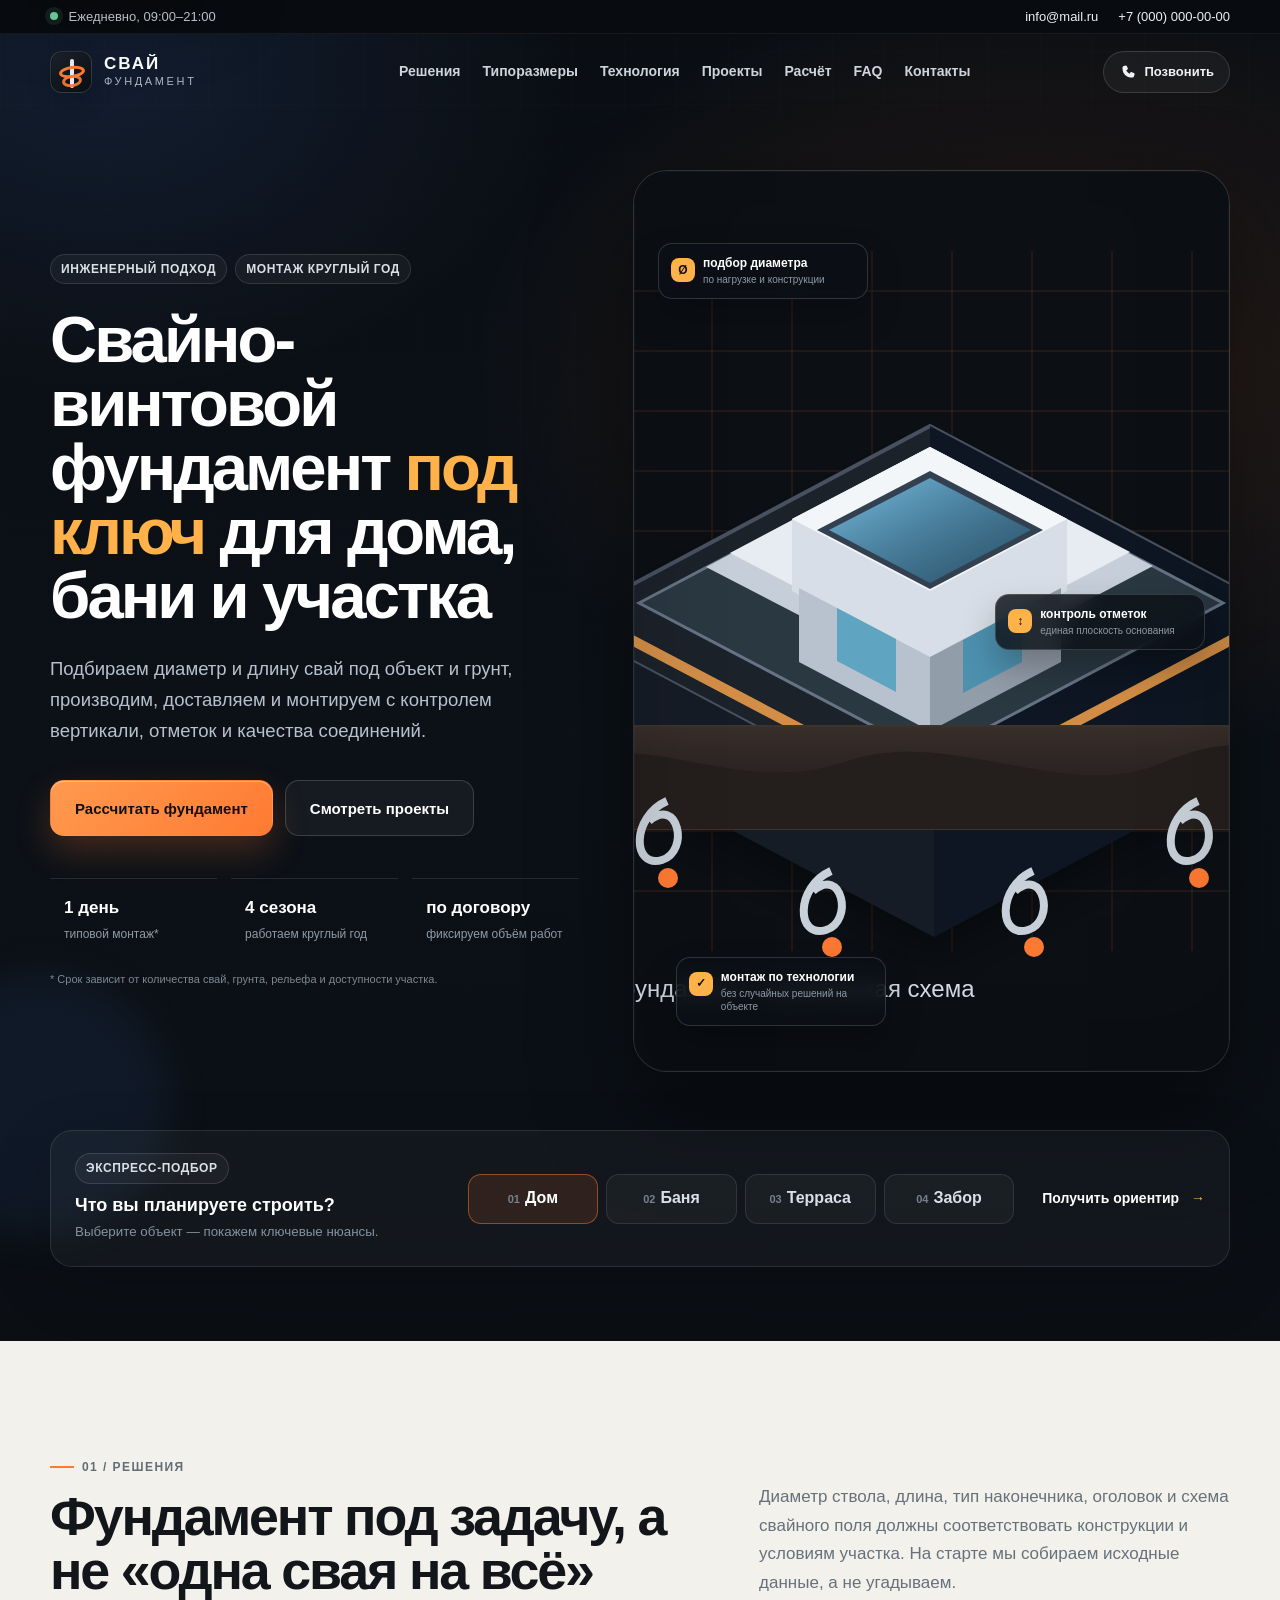
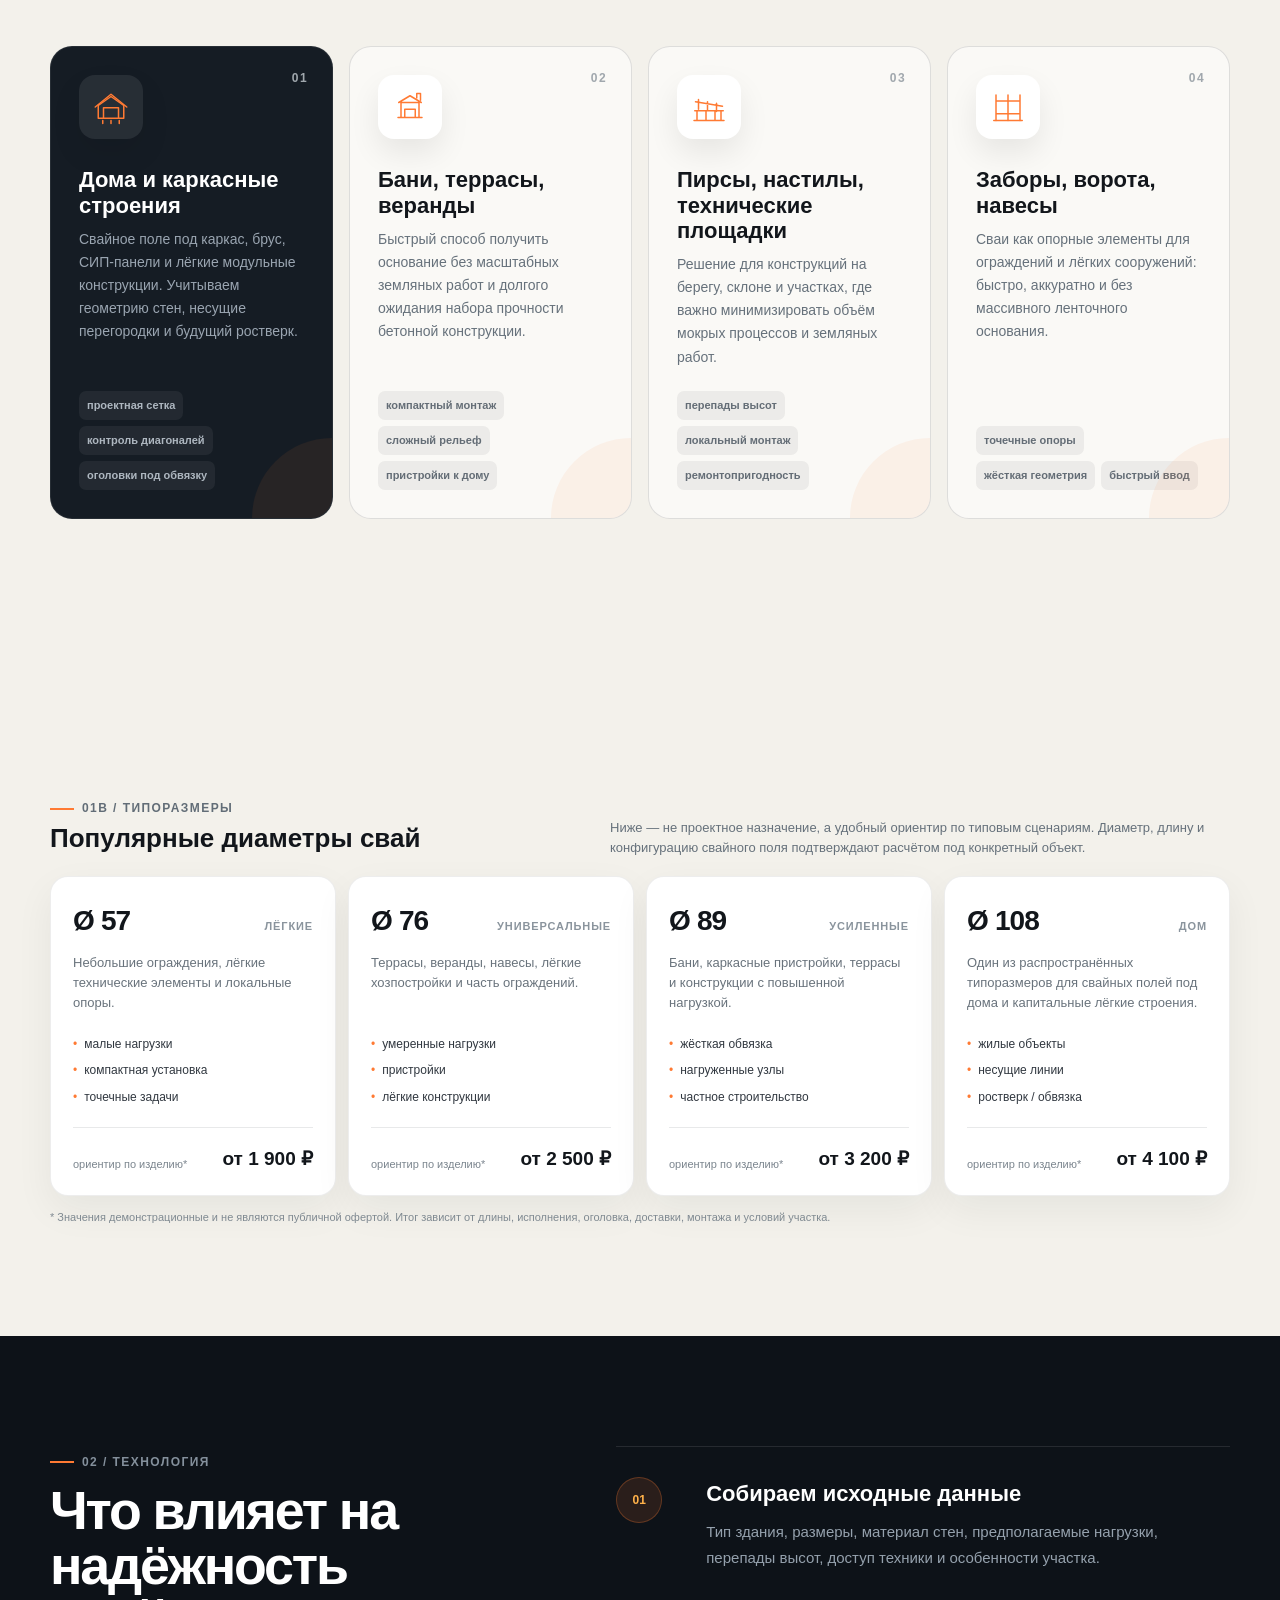
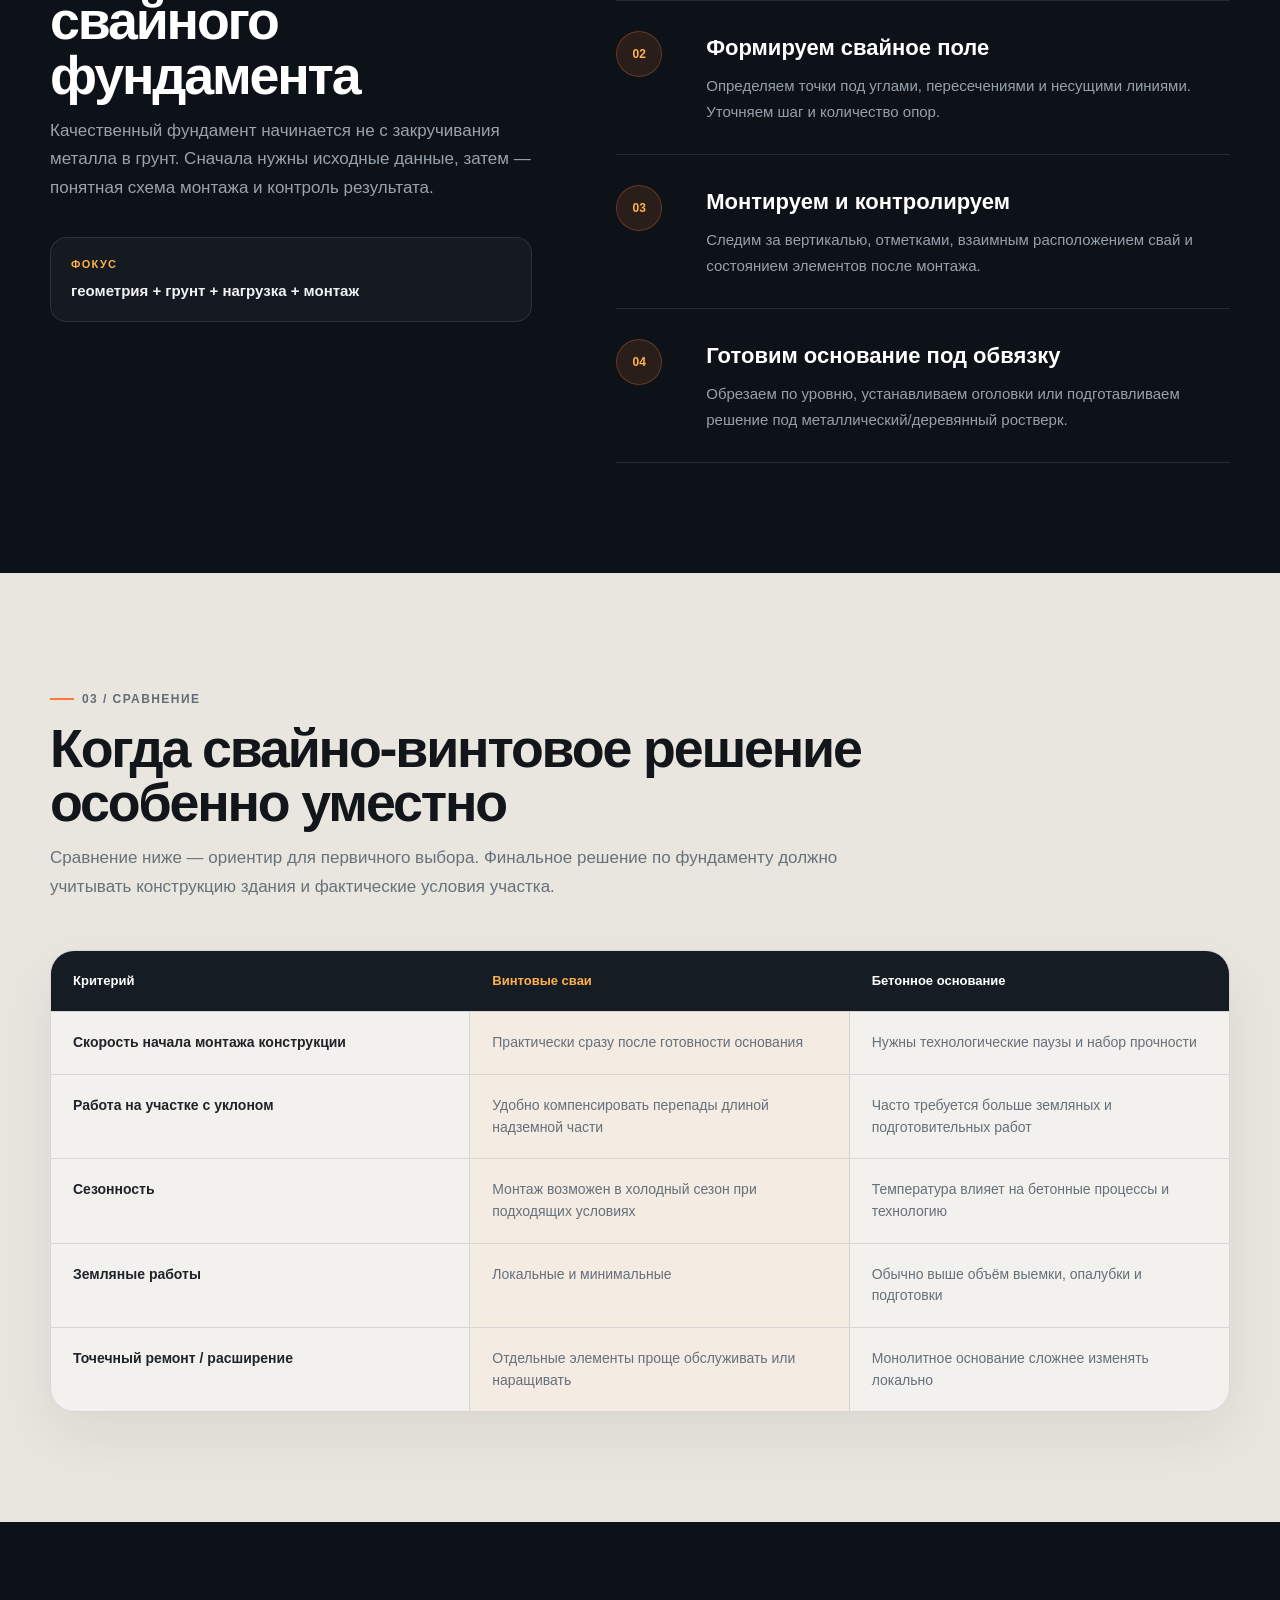
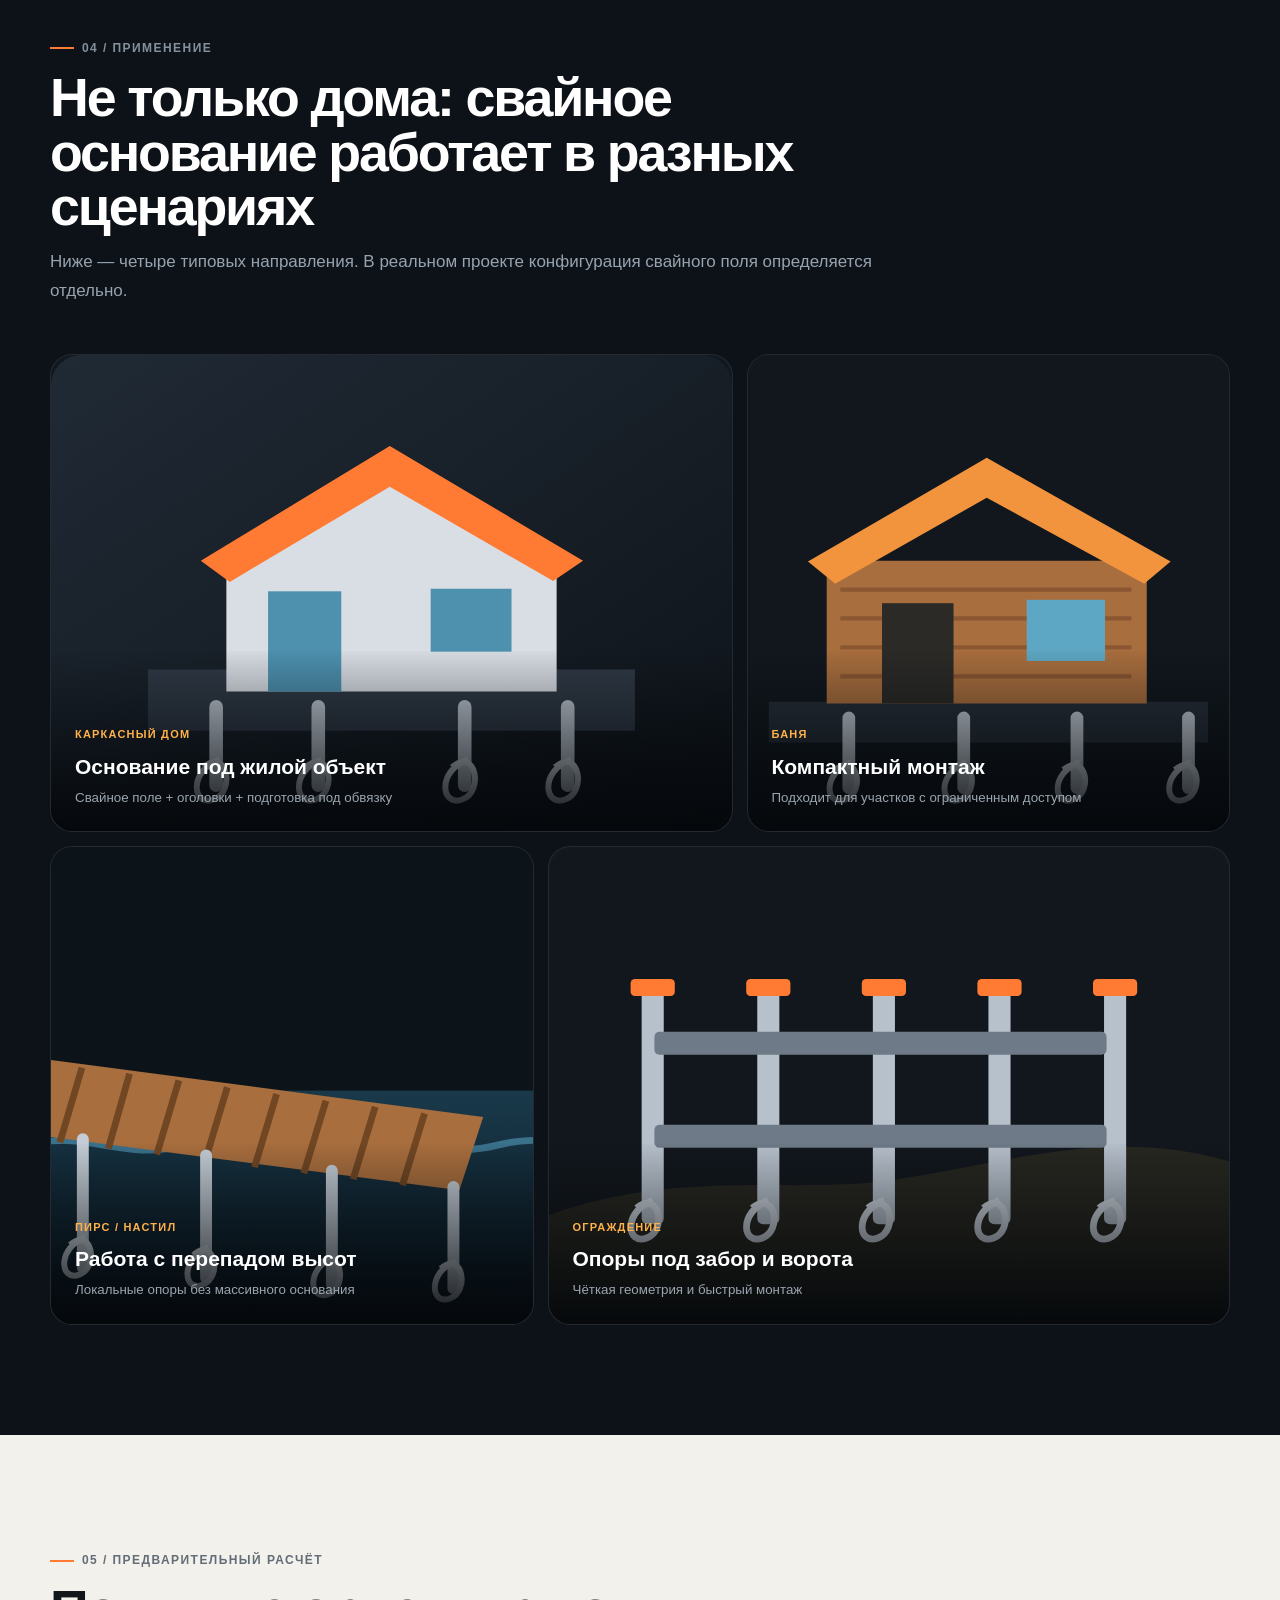
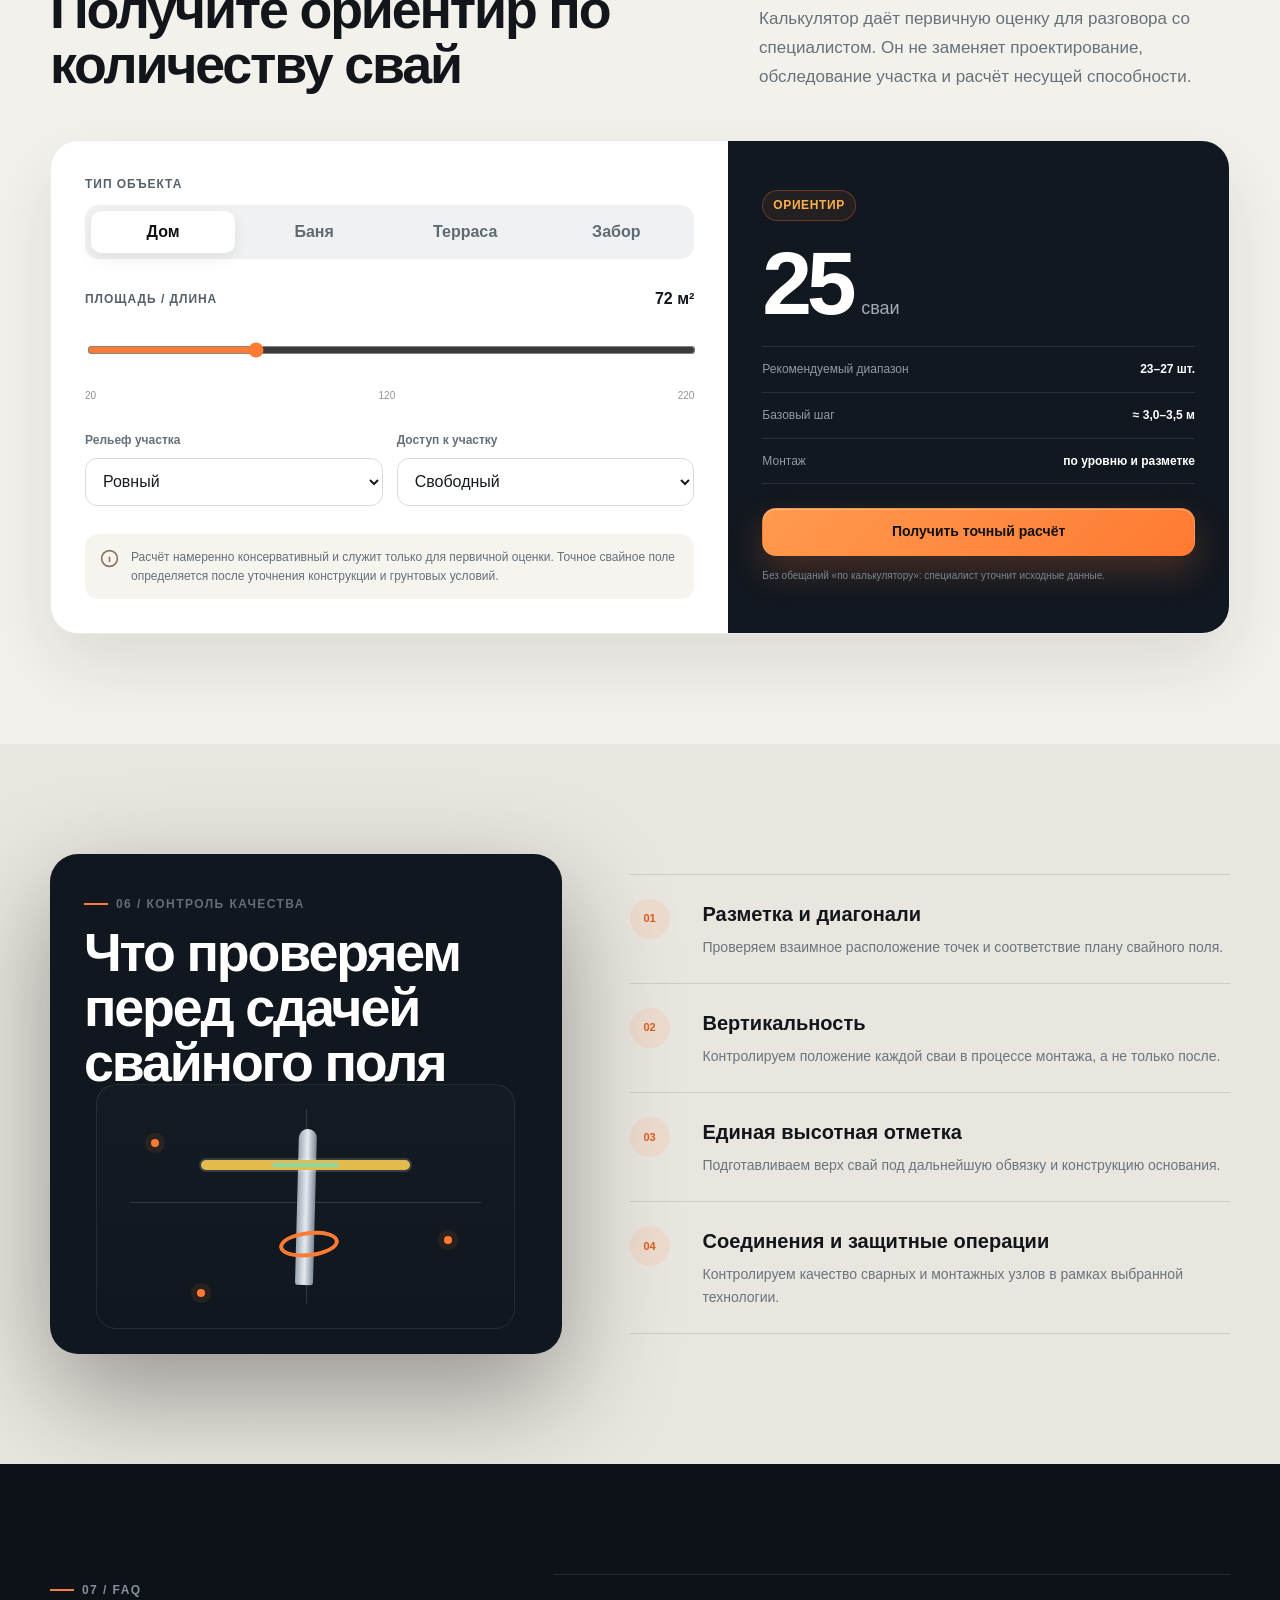
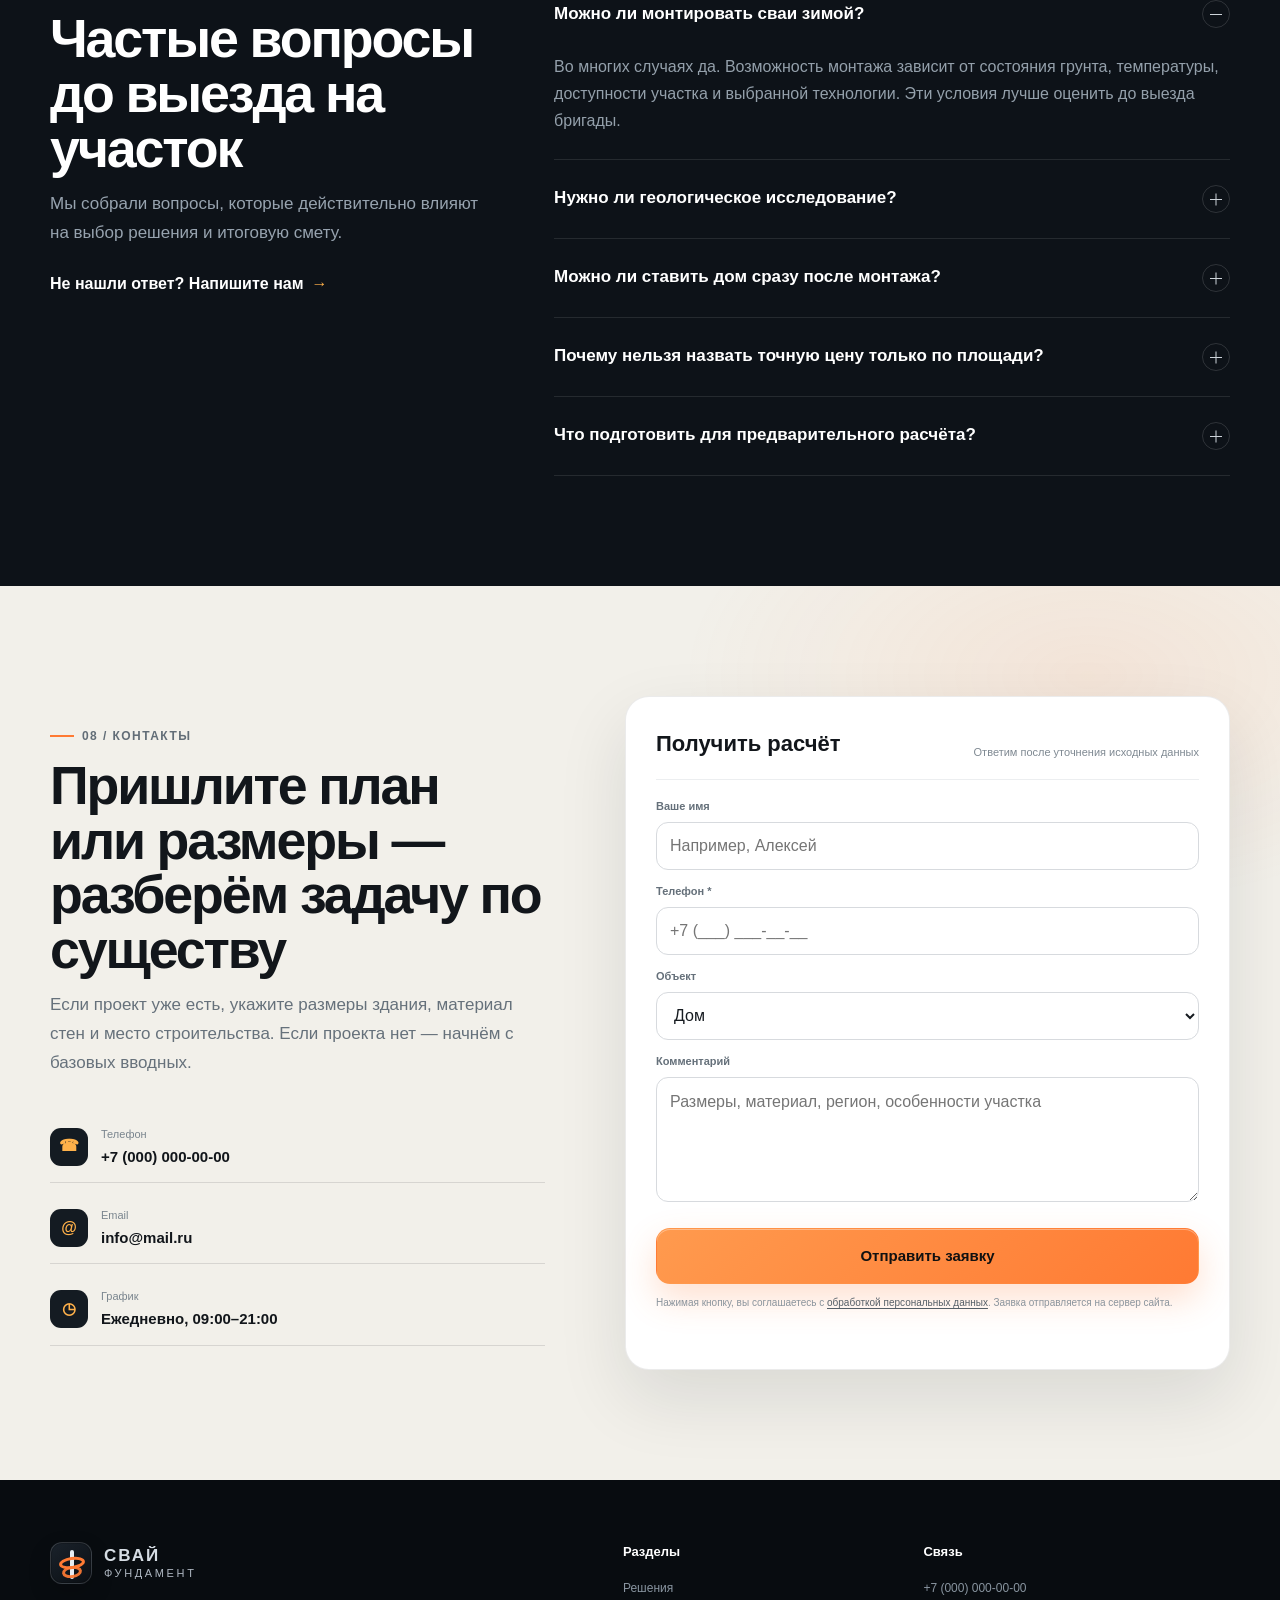
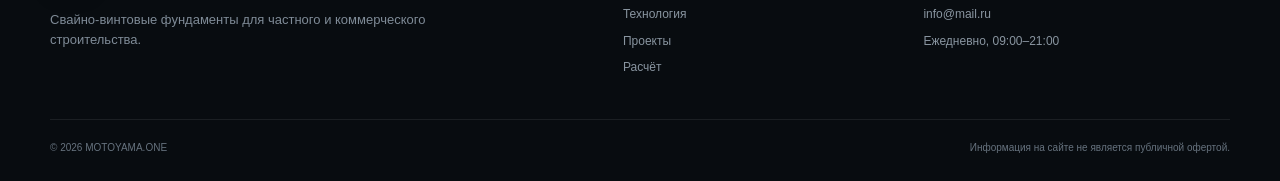
<file: index.html>
<!DOCTYPE html>
<html lang="ru">
<head>
  <meta charset="utf-8">
  <meta name="viewport" content="width=device-width, initial-scale=1, viewport-fit=cover">
  <meta name="theme-color" content="#0b0f14">
  <meta name="format-detection" content="telephone=no">
  <title>Винтовые сваи и свайно-винтовые фундаменты под ключ</title>
  <meta name="description" content="Производство, подбор, доставка и монтаж винтовых свай. Свайно-винтовые фундаменты для домов, бань, террас, пирсов, заборов и пристроек.">
  <meta property="og:title" content="Винтовые сваи и свайно-винтовые фундаменты под ключ">
  <meta property="og:description" content="Подбор, производство, доставка и монтаж винтовых свай для частного и коммерческого строительства.">
  <meta property="og:type" content="website">
  <meta property="og:locale" content="ru_RU">
  <meta property="og:image" content="assets/img/og-cover.png">
  <meta name="twitter:card" content="summary_large_image">
  <link rel="icon" href="assets/img/favicon.svg" type="image/svg+xml">
  <link rel="apple-touch-icon" href="assets/img/icon-192.png">
  <link rel="manifest" href="manifest.webmanifest">
  <link rel="stylesheet" href="assets/css/style.css">
  <script type="application/ld+json">
  {
    "@context": "https://schema.org",
    "@type": "HomeAndConstructionBusiness",
    "name": "СвайФундамент",
    "telephone": "+70000000000",
    "email": "info@mail.ru",
    "openingHours": "Mo-Su 09:00-21:00",
    "areaServed": "Россия",
    "description": "Производство, подбор, доставка и монтаж винтовых свай и свайно-винтовых фундаментов."
  }
  </script>
</head>
<body>
  <a class="skip-link" href="#main">Перейти к содержимому</a>

  <header class="site-header" data-header>
    <div class="topline">
      <div class="container topline__inner">
        <div class="topline__item"><span class="dot dot--live"></span> Ежедневно, 09:00–21:00</div>
        <div class="topline__contacts">
          <a href="mailto:info@mail.ru">info@mail.ru</a>
          <a href="tel:+70000000000">+7 (000) 000-00-00</a>
        </div>
      </div>
    </div>
    <div class="container nav-wrap">
      <a class="brand" href="#top" aria-label="На главную">
        <span class="brand__mark" aria-hidden="true">
          <span class="brand__shaft"></span>
          <span class="brand__spiral brand__spiral--one"></span>
          <span class="brand__spiral brand__spiral--two"></span>
        </span>
        <span class="brand__text"><strong>СВАЙ</strong><span>ФУНДАМЕНТ</span></span>
      </a>

      <nav class="main-nav" aria-label="Главная навигация" data-nav>
        <a href="#solutions">Решения</a>
        <a href="#prices">Типоразмеры</a>
        <a href="#technology">Технология</a>
        <a href="#projects">Проекты</a>
        <a href="#calculator">Расчёт</a>
        <a href="#faq">FAQ</a>
        <a href="#contacts">Контакты</a>
      </nav>

      <div class="nav-actions">
        <a class="phone-chip" href="tel:+70000000000" aria-label="Позвонить">
          <svg viewBox="0 0 24 24" aria-hidden="true"><path d="M6.7 2.8 9.3 2c.8-.2 1.6.2 1.9 1l1.2 3c.3.7.1 1.5-.5 1.9l-1.7 1.3a14.5 14.5 0 0 0 4.6 4.6l1.3-1.7c.5-.6 1.3-.8 1.9-.5l3 1.2c.8.3 1.2 1.1 1 1.9l-.8 2.6c-.3 1.1-1.3 1.8-2.4 1.8C9.9 19 5 14.1 4.9 5.2c0-1.1.7-2.1 1.8-2.4Z"/></svg>
          <span>Позвонить</span>
        </a>
        <button class="menu-toggle" type="button" aria-label="Открыть меню" aria-expanded="false" data-menu-toggle>
          <span></span><span></span><span></span>
        </button>
      </div>
    </div>
  </header>

  <main id="main">
    <section class="hero" id="top">
      <div class="hero__grid" aria-hidden="true"></div>
      <div class="hero__glow hero__glow--one" aria-hidden="true"></div>
      <div class="hero__glow hero__glow--two" aria-hidden="true"></div>
      <div class="container hero__layout">
        <div class="hero__content" data-reveal>
          <div class="eyebrow"><span>Инженерный подход</span><span>Монтаж круглый год</span></div>
          <h1>Свайно-винтовой фундамент <em>под ключ</em> для дома, бани и участка</h1>
          <p class="hero__lead">Подбираем диаметр и длину свай под объект и грунт, производим, доставляем и монтируем с контролем вертикали, отметок и качества соединений.</p>

          <div class="hero__actions">
            <a class="btn btn--primary btn--large" href="#calculator">Рассчитать фундамент</a>
            <a class="btn btn--ghost btn--large" href="#projects">Смотреть проекты</a>
          </div>

          <div class="hero__trust" role="list" aria-label="Преимущества">
            <div class="trust-item" role="listitem"><strong>1 день</strong><span>типовой монтаж*</span></div>
            <div class="trust-item" role="listitem"><strong>4 сезона</strong><span>работаем круглый год</span></div>
            <div class="trust-item" role="listitem"><strong>по договору</strong><span>фиксируем объём работ</span></div>
          </div>
          <p class="micro-note">* Срок зависит от количества свай, грунта, рельефа и доступности участка.</p>
        </div>

        <div class="hero__visual" data-reveal="right">
          <div class="visual-shell">
            <img src="assets/img/hero-foundation.svg" alt="Техническая схема дома на свайно-винтовом фундаменте" width="1200" height="900">
            <div class="visual-label visual-label--a"><span>Ø</span><strong>подбор диаметра</strong><small>по нагрузке и конструкции</small></div>
            <div class="visual-label visual-label--b"><span>↕</span><strong>контроль отметок</strong><small>единая плоскость основания</small></div>
            <div class="visual-label visual-label--c"><span>✓</span><strong>монтаж по технологии</strong><small>без случайных решений на объекте</small></div>
          </div>
        </div>
      </div>

      <div class="container quick-panel" data-reveal>
        <div class="quick-panel__intro">
          <span class="kicker">Экспресс-подбор</span>
          <strong>Что вы планируете строить?</strong>
          <small>Выберите объект — покажем ключевые нюансы.</small>
        </div>
        <div class="quick-panel__options" data-quick-options>
          <button class="quick-option is-active" type="button" data-object="Дом"><span>01</span>Дом</button>
          <button class="quick-option" type="button" data-object="Баня"><span>02</span>Баня</button>
          <button class="quick-option" type="button" data-object="Терраса"><span>03</span>Терраса</button>
          <button class="quick-option" type="button" data-object="Забор"><span>04</span>Забор</button>
        </div>
        <a class="quick-panel__cta" href="#calculator">Получить ориентир <span>→</span></a>
      </div>
    </section>

    <section class="section section--light" id="solutions">
      <div class="container">
        <div class="section-heading section-heading--split" data-reveal>
          <div>
            <span class="section-index">01 / Решения</span>
            <h2>Фундамент под задачу, а не «одна свая на всё»</h2>
          </div>
          <p>Диаметр ствола, длина, тип наконечника, оголовок и схема свайного поля должны соответствовать конструкции и условиям участка. На старте мы собираем исходные данные, а не угадываем.</p>
        </div>

        <div class="solution-grid">
          <article class="solution-card solution-card--featured" data-reveal>
            <div class="solution-card__num">01</div>
            <div class="solution-card__icon" aria-hidden="true">
              <svg viewBox="0 0 48 48"><path d="M7 22 24 10l17 12v17H7V22Z"/><path d="M3 24 24 7l21 17"/><path d="M14 39V25h20v14"/><path d="M13 42v4M24 42v4M35 42v4"/></svg>
            </div>
            <h3>Дома и каркасные строения</h3>
            <p>Свайное поле под каркас, брус, СИП-панели и лёгкие модульные конструкции. Учитываем геометрию стен, несущие перегородки и будущий ростверк.</p>
            <ul class="mini-list"><li>проектная сетка</li><li>контроль диагоналей</li><li>оголовки под обвязку</li></ul>
          </article>

          <article class="solution-card" data-reveal>
            <div class="solution-card__num">02</div>
            <div class="solution-card__icon" aria-hidden="true">
              <svg viewBox="0 0 48 48"><path d="M8 38h32M12 38V18h24v20M9 18l15-9 15 9M17 38V27h14v11"/><path d="M33 12V6h5v9"/></svg>
            </div>
            <h3>Бани, террасы, веранды</h3>
            <p>Быстрый способ получить основание без масштабных земляных работ и долгого ожидания набора прочности бетонной конструкции.</p>
            <ul class="mini-list"><li>компактный монтаж</li><li>сложный рельеф</li><li>пристройки к дому</li></ul>
          </article>

          <article class="solution-card" data-reveal>
            <div class="solution-card__num">03</div>
            <div class="solution-card__icon" aria-hidden="true">
              <svg viewBox="0 0 48 48"><path d="M5 29h38M8 29v12M20 29v12M32 29v12M40 29v12M6 17l36 6M10 14v13M22 17v12M34 19v11"/><path d="M4 42h40"/></svg>
            </div>
            <h3>Пирсы, настилы, технические площадки</h3>
            <p>Решение для конструкций на берегу, склоне и участках, где важно минимизировать объём мокрых процессов и земляных работ.</p>
            <ul class="mini-list"><li>перепады высот</li><li>локальный монтаж</li><li>ремонтопригодность</li></ul>
          </article>

          <article class="solution-card" data-reveal>
            <div class="solution-card__num">04</div>
            <div class="solution-card__icon" aria-hidden="true">
              <svg viewBox="0 0 48 48"><path d="M8 8v34M24 8v34M40 8v34M8 16h32M8 33h32"/><path d="M5 42h38"/></svg>
            </div>
            <h3>Заборы, ворота, навесы</h3>
            <p>Сваи как опорные элементы для ограждений и лёгких сооружений: быстро, аккуратно и без массивного ленточного основания.</p>
            <ul class="mini-list"><li>точечные опоры</li><li>жёсткая геометрия</li><li>быстрый ввод</li></ul>
          </article>
        </div>
      </div>
    </section>

    <section class="section section--light" id="prices">
      <div class="container">
        <div class="product-strip" data-reveal>
          <div class="product-strip__top">
            <div>
              <span class="section-index">01B / Типоразмеры</span>
              <h3>Популярные диаметры свай</h3>
            </div>
            <p>Ниже — не проектное назначение, а удобный ориентир по типовым сценариям. Диаметр, длину и конфигурацию свайного поля подтверждают расчётом под конкретный объект.</p>
          </div>
          <div class="product-grid">
            <article class="product-card">
              <div class="product-card__top"><strong class="product-card__diameter">Ø 57</strong><span class="product-card__tag">лёгкие</span></div>
              <p>Небольшие ограждения, лёгкие технические элементы и локальные опоры.</p>
              <ul><li>малые нагрузки</li><li>компактная установка</li><li>точечные задачи</li></ul>
              <div class="product-card__price"><span>ориентир по изделию*</span><strong>от 1 900 ₽</strong></div>
            </article>
            <article class="product-card">
              <div class="product-card__top"><strong class="product-card__diameter">Ø 76</strong><span class="product-card__tag">универсальные</span></div>
              <p>Террасы, веранды, навесы, лёгкие хозпостройки и часть ограждений.</p>
              <ul><li>умеренные нагрузки</li><li>пристройки</li><li>лёгкие конструкции</li></ul>
              <div class="product-card__price"><span>ориентир по изделию*</span><strong>от 2 500 ₽</strong></div>
            </article>
            <article class="product-card">
              <div class="product-card__top"><strong class="product-card__diameter">Ø 89</strong><span class="product-card__tag">усиленные</span></div>
              <p>Бани, каркасные пристройки, террасы и конструкции с повышенной нагрузкой.</p>
              <ul><li>жёсткая обвязка</li><li>нагруженные узлы</li><li>частное строительство</li></ul>
              <div class="product-card__price"><span>ориентир по изделию*</span><strong>от 3 200 ₽</strong></div>
            </article>
            <article class="product-card">
              <div class="product-card__top"><strong class="product-card__diameter">Ø 108</strong><span class="product-card__tag">дом</span></div>
              <p>Один из распространённых типоразмеров для свайных полей под дома и капитальные лёгкие строения.</p>
              <ul><li>жилые объекты</li><li>несущие линии</li><li>ростверк / обвязка</li></ul>
              <div class="product-card__price"><span>ориентир по изделию*</span><strong>от 4 100 ₽</strong></div>
            </article>
          </div>
          <p class="product-disclaimer">* Значения демонстрационные и не являются публичной офертой. Итог зависит от длины, исполнения, оголовка, доставки, монтажа и условий участка.</p>
        </div>
      </div>
    </section>

    <section class="section section--dark engineering" id="technology">
      <div class="container engineering__layout">
        <div class="engineering__intro" data-reveal>
          <span class="section-index section-index--dark">02 / Технология</span>
          <h2>Что влияет на надёжность свайного фундамента</h2>
          <p>Качественный фундамент начинается не с закручивания металла в грунт. Сначала нужны исходные данные, затем — понятная схема монтажа и контроль результата.</p>
          <div class="engineering__metric">
            <span>Фокус</span>
            <strong>геометрия + грунт + нагрузка + монтаж</strong>
          </div>
        </div>

        <div class="engineering__steps">
          <article class="engineering-step" data-reveal>
            <span class="engineering-step__n">01</span>
            <div><h3>Собираем исходные данные</h3><p>Тип здания, размеры, материал стен, предполагаемые нагрузки, перепады высот, доступ техники и особенности участка.</p></div>
          </article>
          <article class="engineering-step" data-reveal>
            <span class="engineering-step__n">02</span>
            <div><h3>Формируем свайное поле</h3><p>Определяем точки под углами, пересечениями и несущими линиями. Уточняем шаг и количество опор.</p></div>
          </article>
          <article class="engineering-step" data-reveal>
            <span class="engineering-step__n">03</span>
            <div><h3>Монтируем и контролируем</h3><p>Следим за вертикалью, отметками, взаимным расположением свай и состоянием элементов после монтажа.</p></div>
          </article>
          <article class="engineering-step" data-reveal>
            <span class="engineering-step__n">04</span>
            <div><h3>Готовим основание под обвязку</h3><p>Обрезаем по уровню, устанавливаем оголовки или подготавливаем решение под металлический/деревянный ростверк.</p></div>
          </article>
        </div>
      </div>
    </section>

    <section class="section section--paper" id="comparison">
      <div class="container">
        <div class="section-heading" data-reveal>
          <span class="section-index">03 / Сравнение</span>
          <h2>Когда свайно-винтовое решение особенно уместно</h2>
          <p>Сравнение ниже — ориентир для первичного выбора. Финальное решение по фундаменту должно учитывать конструкцию здания и фактические условия участка.</p>
        </div>

        <div class="compare-wrap" data-reveal>
          <div class="compare-head">
            <div>Критерий</div>
            <div class="compare-head__accent">Винтовые сваи</div>
            <div>Бетонное основание</div>
          </div>
          <div class="compare-row"><div>Скорость начала монтажа конструкции</div><div class="is-good">Практически сразу после готовности основания</div><div>Нужны технологические паузы и набор прочности</div></div>
          <div class="compare-row"><div>Работа на участке с уклоном</div><div class="is-good">Удобно компенсировать перепады длиной надземной части</div><div>Часто требуется больше земляных и подготовительных работ</div></div>
          <div class="compare-row"><div>Сезонность</div><div class="is-good">Монтаж возможен в холодный сезон при подходящих условиях</div><div>Температура влияет на бетонные процессы и технологию</div></div>
          <div class="compare-row"><div>Земляные работы</div><div class="is-good">Локальные и минимальные</div><div>Обычно выше объём выемки, опалубки и подготовки</div></div>
          <div class="compare-row"><div>Точечный ремонт / расширение</div><div class="is-good">Отдельные элементы проще обслуживать или наращивать</div><div>Монолитное основание сложнее изменять локально</div></div>
        </div>
      </div>
    </section>

    <section class="section section--dark projects" id="projects">
      <div class="container">
        <div class="section-heading section-heading--dark" data-reveal>
          <span class="section-index section-index--dark">04 / Применение</span>
          <h2>Не только дома: свайное основание работает в разных сценариях</h2>
          <p>Ниже — четыре типовых направления. В реальном проекте конфигурация свайного поля определяется отдельно.</p>
        </div>

        <div class="project-grid">
          <article class="project-card project-card--wide" data-reveal>
            <img src="assets/img/project-house.svg" alt="Дом на свайно-винтовом фундаменте" loading="lazy" width="800" height="560">
            <div class="project-card__overlay"><span>Каркасный дом</span><strong>Основание под жилой объект</strong><small>Свайное поле + оголовки + подготовка под обвязку</small></div>
          </article>
          <article class="project-card" data-reveal>
            <img src="assets/img/project-bath.svg" alt="Баня на свайно-винтовом фундаменте" loading="lazy" width="800" height="560">
            <div class="project-card__overlay"><span>Баня</span><strong>Компактный монтаж</strong><small>Подходит для участков с ограниченным доступом</small></div>
          </article>
          <article class="project-card" data-reveal>
            <img src="assets/img/project-pier.svg" alt="Пирс на винтовых сваях" loading="lazy" width="800" height="560">
            <div class="project-card__overlay"><span>Пирс / настил</span><strong>Работа с перепадом высот</strong><small>Локальные опоры без массивного основания</small></div>
          </article>
          <article class="project-card project-card--wide" data-reveal>
            <img src="assets/img/project-fence.svg" alt="Забор на винтовых сваях" loading="lazy" width="800" height="560">
            <div class="project-card__overlay"><span>Ограждение</span><strong>Опоры под забор и ворота</strong><small>Чёткая геометрия и быстрый монтаж</small></div>
          </article>
        </div>
      </div>
    </section>

    <section class="section section--light calculator-section" id="calculator">
      <div class="container">
        <div class="section-heading section-heading--split" data-reveal>
          <div>
            <span class="section-index">05 / Предварительный расчёт</span>
            <h2>Получите ориентир по количеству свай</h2>
          </div>
          <p>Калькулятор даёт первичную оценку для разговора со специалистом. Он не заменяет проектирование, обследование участка и расчёт несущей способности.</p>
        </div>

        <div class="calculator" data-calculator data-reveal>
          <div class="calculator__controls">
            <div class="field-group">
              <span class="field-label">Тип объекта</span>
              <div class="segmented" role="group" aria-label="Тип объекта">
                <button type="button" class="is-active" data-type="house">Дом</button>
                <button type="button" data-type="bath">Баня</button>
                <button type="button" data-type="terrace">Терраса</button>
                <button type="button" data-type="fence">Забор</button>
              </div>
            </div>

            <div class="field-group">
              <div class="field-label field-label--between"><span>Площадь / длина</span><strong data-area-output>72 м²</strong></div>
              <input class="range" type="range" min="20" max="220" step="4" value="72" data-area aria-label="Площадь или длина объекта">
              <div class="range-scale"><span>20</span><span>120</span><span>220</span></div>
            </div>

            <div class="field-grid">
              <label class="select-field"><span>Рельеф участка</span><select data-relief><option value="1">Ровный</option><option value="1.08">Небольшой уклон</option><option value="1.18">Выраженный уклон</option></select></label>
              <label class="select-field"><span>Доступ к участку</span><select data-access><option value="1">Свободный</option><option value="1.05">Ограниченный</option></select></label>
            </div>

            <div class="calculator__notice">
              <svg viewBox="0 0 24 24" aria-hidden="true"><circle cx="12" cy="12" r="9"/><path d="M12 10v6M12 7h.01"/></svg>
              <span>Расчёт намеренно консервативный и служит только для первичной оценки. Точное свайное поле определяется после уточнения конструкции и грунтовых условий.</span>
            </div>
          </div>

          <aside class="calculator__result">
            <div class="result-badge">Ориентир</div>
            <div class="result-main"><strong data-piles>24</strong><span>сваи</span></div>
            <div class="result-list">
              <div><span>Рекомендуемый диапазон</span><strong data-range>22–26 шт.</strong></div>
              <div><span>Базовый шаг</span><strong data-step>≈ 2,5–3,0 м</strong></div>
              <div><span>Монтаж</span><strong>по уровню и разметке</strong></div>
            </div>
            <button class="btn btn--primary btn--block" type="button" data-open-modal>Получить точный расчёт</button>
            <small>Без обещаний «по калькулятору»: специалист уточнит исходные данные.</small>
          </aside>
        </div>
      </div>
    </section>

    <section class="section section--paper quality">
      <div class="container quality__layout">
        <div class="quality__visual" data-reveal>
          <div class="quality-card">
            <span class="section-index">06 / Контроль качества</span>
            <h2>Что проверяем перед сдачей свайного поля</h2>
            <div class="quality-diagram" aria-hidden="true">
              <span class="quality-diagram__axis quality-diagram__axis--x"></span>
              <span class="quality-diagram__axis quality-diagram__axis--y"></span>
              <span class="quality-diagram__pile"></span>
              <span class="quality-diagram__level"></span>
              <span class="quality-diagram__mark quality-diagram__mark--1"></span>
              <span class="quality-diagram__mark quality-diagram__mark--2"></span>
              <span class="quality-diagram__mark quality-diagram__mark--3"></span>
            </div>
          </div>
        </div>
        <div class="quality__content">
          <div class="check-list">
            <article data-reveal><span>01</span><div><h3>Разметка и диагонали</h3><p>Проверяем взаимное расположение точек и соответствие плану свайного поля.</p></div></article>
            <article data-reveal><span>02</span><div><h3>Вертикальность</h3><p>Контролируем положение каждой сваи в процессе монтажа, а не только после.</p></div></article>
            <article data-reveal><span>03</span><div><h3>Единая высотная отметка</h3><p>Подготавливаем верх свай под дальнейшую обвязку и конструкцию основания.</p></div></article>
            <article data-reveal><span>04</span><div><h3>Соединения и защитные операции</h3><p>Контролируем качество сварных и монтажных узлов в рамках выбранной технологии.</p></div></article>
          </div>
        </div>
      </div>
    </section>

    <section class="section section--dark faq-section" id="faq">
      <div class="container faq__layout">
        <div class="faq__intro" data-reveal>
          <span class="section-index section-index--dark">07 / FAQ</span>
          <h2>Частые вопросы до выезда на участок</h2>
          <p>Мы собрали вопросы, которые действительно влияют на выбор решения и итоговую смету.</p>
          <a class="text-link" href="#contacts">Не нашли ответ? Напишите нам <span>→</span></a>
        </div>
        <div class="faq" data-faq>
          <article class="faq-item is-open" data-reveal>
            <button type="button" aria-expanded="true"><span>Можно ли монтировать сваи зимой?</span><i></i></button>
            <div class="faq-item__body"><p>Во многих случаях да. Возможность монтажа зависит от состояния грунта, температуры, доступности участка и выбранной технологии. Эти условия лучше оценить до выезда бригады.</p></div>
          </article>
          <article class="faq-item" data-reveal>
            <button type="button" aria-expanded="false"><span>Нужно ли геологическое исследование?</span><i></i></button>
            <div class="faq-item__body"><p>Для ответственных и нагруженных объектов инженерно-геологические данные существенно повышают обоснованность решения. Для лёгких строений объём исходных данных подбирается по задаче.</p></div>
          </article>
          <article class="faq-item" data-reveal>
            <button type="button" aria-expanded="false"><span>Можно ли ставить дом сразу после монтажа?</span><i></i></button>
            <div class="faq-item__body"><p>Свайное основание не требует ожидания набора прочности бетона как монолитная конструкция, но дальнейшие работы начинают после завершения монтажа, контроля и подготовки оголовков/обвязки.</p></div>
          </article>
          <article class="faq-item" data-reveal>
            <button type="button" aria-expanded="false"><span>Почему нельзя назвать точную цену только по площади?</span><i></i></button>
            <div class="faq-item__body"><p>Площадь — лишь один параметр. Влияют материал здания, несущие линии, длина и диаметр свай, рельеф, доступ техники, доставка, тип оголовков и конфигурация ростверка.</p></div>
          </article>
          <article class="faq-item" data-reveal>
            <button type="button" aria-expanded="false"><span>Что подготовить для предварительного расчёта?</span><i></i></button>
            <div class="faq-item__body"><p>Размеры строения, план или эскиз, материал стен, этажность, место строительства, перепад высот и несколько фотографий участка обычно позволяют начать предметный расчёт.</p></div>
          </article>
        </div>
      </div>
    </section>

    <section class="section contact-section" id="contacts">
      <div class="container contact-shell" data-reveal>
        <div class="contact-copy">
          <span class="section-index">08 / Контакты</span>
          <h2>Пришлите план или размеры — разберём задачу по существу</h2>
          <p>Если проект уже есть, укажите размеры здания, материал стен и место строительства. Если проекта нет — начнём с базовых вводных.</p>

          <div class="contact-list">
            <a href="tel:+70000000000"><span class="contact-list__icon">☎</span><span><small>Телефон</small><strong>+7 (000) 000-00-00</strong></span></a>
            <a href="mailto:info@mail.ru"><span class="contact-list__icon">@</span><span><small>Email</small><strong>info@mail.ru</strong></span></a>
            <div><span class="contact-list__icon">◷</span><span><small>График</small><strong>Ежедневно, 09:00–21:00</strong></span></div>
          </div>
        </div>

        <form class="lead-form" data-lead-form action="api/contact.php" method="post" novalidate>
          <div class="hp-field"><label>Компания<input type="text" name="company" tabindex="-1" autocomplete="off"></label></div>
          <div class="lead-form__head"><strong>Получить расчёт</strong><span>Ответим после уточнения исходных данных</span></div>
          <label><span>Ваше имя</span><input type="text" name="name" autocomplete="name" placeholder="Например, Алексей"></label>
          <label><span>Телефон *</span><input type="tel" name="phone" autocomplete="tel" inputmode="tel" placeholder="+7 (___) ___-__-__" required></label>
          <label><span>Объект</span><select name="object"><option>Дом</option><option>Баня</option><option>Терраса / веранда</option><option>Забор / ворота</option><option>Пирс / настил</option><option>Другое</option></select></label>
          <label><span>Комментарий</span><textarea name="message" rows="4" placeholder="Размеры, материал, регион, особенности участка"></textarea></label>
          <button class="btn btn--primary btn--block btn--large" type="submit">Отправить заявку</button>
          <p class="form-note">Нажимая кнопку, вы соглашаетесь с <a href="privacy.html">обработкой персональных данных</a>. Заявка отправляется на сервер сайта.</p>
          <div class="form-status" role="status" aria-live="polite" data-form-status></div>
        </form>
      </div>
    </section>
  </main>

  <footer class="site-footer">
    <div class="container footer-main">
      <div class="footer-brand">
        <a class="brand brand--footer" href="#top">
          <span class="brand__mark" aria-hidden="true"><span class="brand__shaft"></span><span class="brand__spiral brand__spiral--one"></span><span class="brand__spiral brand__spiral--two"></span></span>
          <span class="brand__text"><strong>СВАЙ</strong><span>ФУНДАМЕНТ</span></span>
        </a>
        <p>Свайно-винтовые фундаменты для частного и коммерческого строительства.</p>
      </div>
      <div class="footer-nav"><strong>Разделы</strong><a href="#solutions">Решения</a><a href="#technology">Технология</a><a href="#projects">Проекты</a><a href="#calculator">Расчёт</a></div>
      <div class="footer-nav"><strong>Связь</strong><a href="tel:+70000000000">+7 (000) 000-00-00</a><a href="mailto:info@mail.ru">info@mail.ru</a><span>Ежедневно, 09:00–21:00</span></div>
    </div>
    <div class="container footer-bottom"><span>© <span data-year>XXI</span> <a href="https://motoyama.one/" target="_blank" rel="noopener noreferrer">MOTOYAMA.ONE</a></span><span>Информация на сайте не является публичной офертой.</span></div>
  </footer>

  <div class="mobile-cta" aria-label="Быстрые действия">
    <a href="tel:+70000000000"><span>☎</span>Позвонить</a>
    <button type="button" data-open-modal><span>↗</span>Рассчитать</button>
  </div>

  <div class="modal" aria-hidden="true" data-modal>
    <div class="modal__backdrop" data-close-modal></div>
    <div class="modal__dialog" role="dialog" aria-modal="true" aria-labelledby="modal-title">
      <button class="modal__close" type="button" aria-label="Закрыть" data-close-modal>×</button>
      <span class="section-index">Расчёт проекта</span>
      <h2 id="modal-title">Уточним исходные данные и подготовим расчёт</h2>
      <p>Оставьте телефон и кратко опишите объект. Калькулятор передаст выбранные параметры в форму автоматически.</p>
      <form class="lead-form lead-form--modal" data-lead-form action="api/contact.php" method="post" novalidate>
        <div class="hp-field"><label>Компания<input type="text" name="company" tabindex="-1" autocomplete="off"></label></div>
        <input type="hidden" name="calculator" data-calculator-summary>
        <label><span>Имя</span><input type="text" name="name" autocomplete="name" placeholder="Ваше имя"></label>
        <label><span>Телефон *</span><input type="tel" name="phone" autocomplete="tel" inputmode="tel" placeholder="+7 (___) ___-__-__" required></label>
        <label><span>Комментарий</span><textarea name="message" rows="3" placeholder="Можно указать размеры и материал строения"></textarea></label>
        <button class="btn btn--primary btn--block btn--large" type="submit">Получить расчёт</button>
        <p class="form-note">Нажимая кнопку, вы соглашаетесь с <a href="privacy.html">обработкой персональных данных</a>.</p>
        <div class="form-status" role="status" aria-live="polite" data-form-status></div>
      </form>
    </div>
  </div>

  <script src="assets/js/app.js" defer></script>
</body>
</html>
</file>
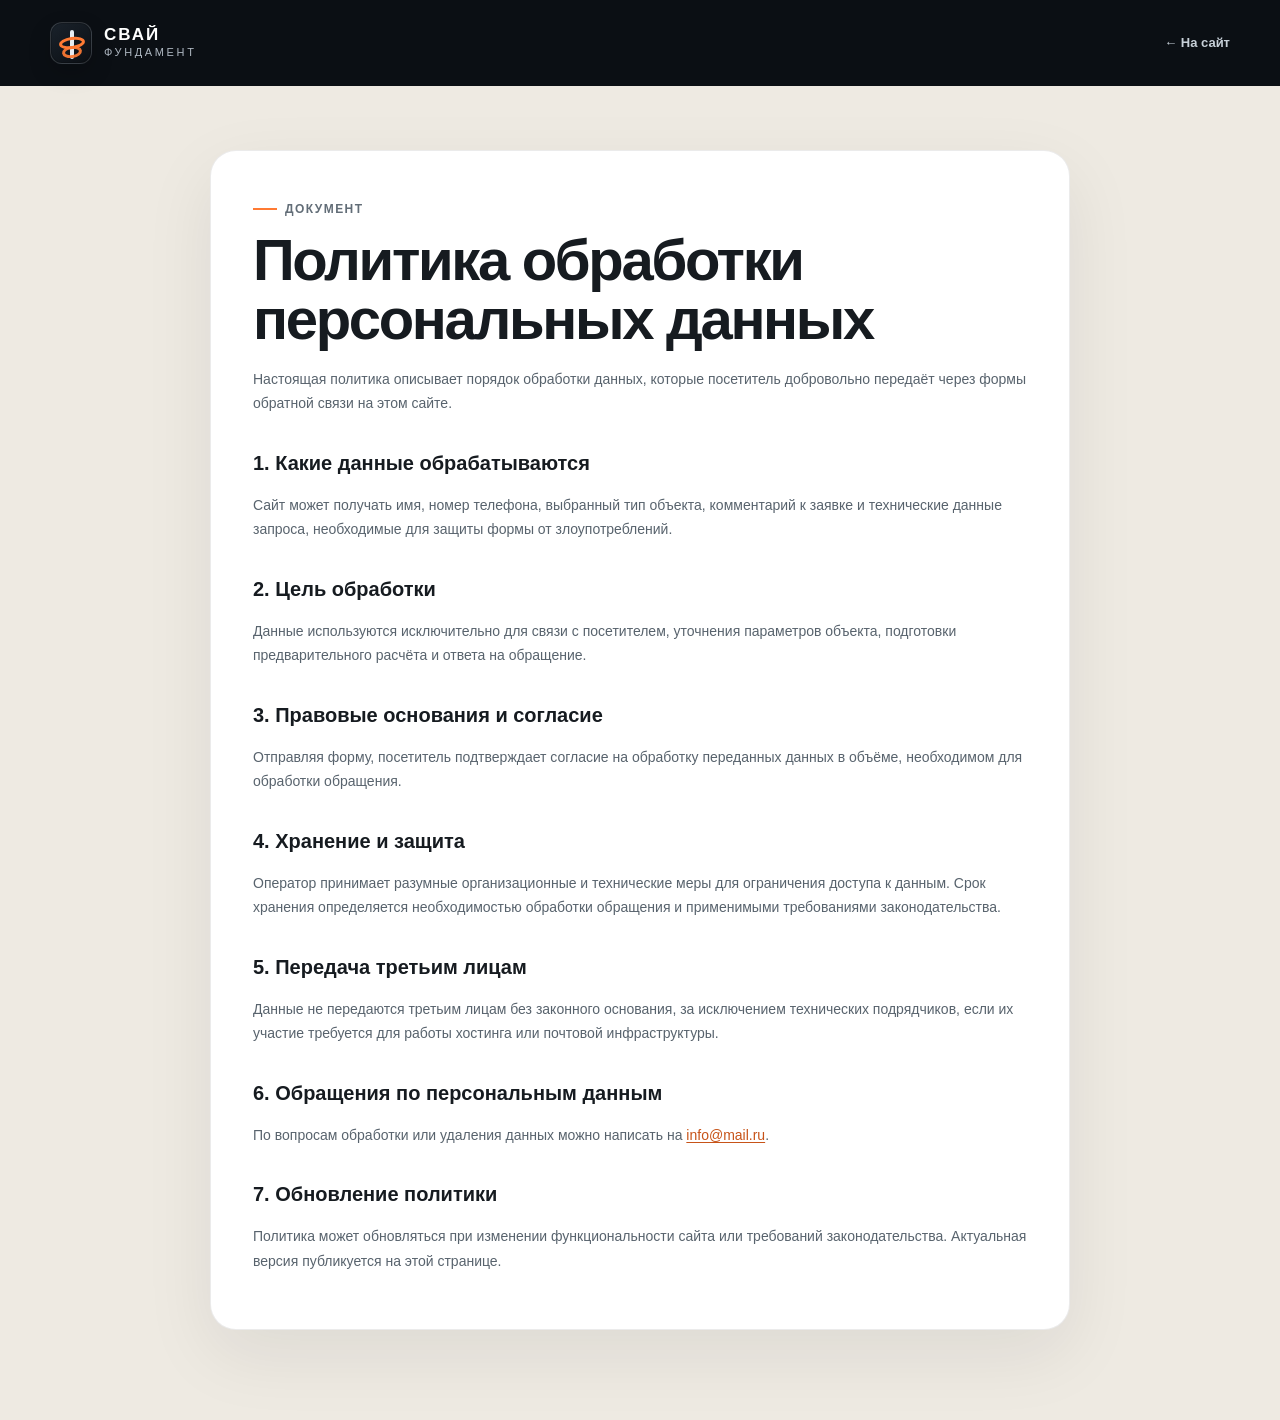
<file: privacy.html>
<!DOCTYPE html>
<html lang="ru">
<head>
  <meta charset="utf-8">
  <meta name="viewport" content="width=device-width, initial-scale=1">
  <meta name="theme-color" content="#0b0f14">
  <title>Политика обработки персональных данных</title>
  <meta name="robots" content="noindex,follow">
  <link rel="icon" href="assets/img/favicon.svg" type="image/svg+xml">
  <link rel="stylesheet" href="assets/css/style.css">
</head>
<body class="legal-page">
  <header class="legal-header">
    <div class="container">
      <a class="brand" href="index.html" aria-label="Вернуться на главную">
        <span class="brand__mark" aria-hidden="true"><span class="brand__shaft"></span><span class="brand__spiral brand__spiral--one"></span><span class="brand__spiral brand__spiral--two"></span></span>
        <span class="brand__text"><strong>СВАЙ</strong><span>ФУНДАМЕНТ</span></span>
      </a>
      <a class="legal-back" href="index.html">← На сайт</a>
    </div>
  </header>

  <main class="legal-main">
    <article class="container legal-card">
      <span class="section-index">Документ</span>
      <h1>Политика обработки персональных данных</h1>
      <p>Настоящая политика описывает порядок обработки данных, которые посетитель добровольно передаёт через формы обратной связи на этом сайте.</p>

      <h2>1. Какие данные обрабатываются</h2>
      <p>Сайт может получать имя, номер телефона, выбранный тип объекта, комментарий к заявке и технические данные запроса, необходимые для защиты формы от злоупотреблений.</p>

      <h2>2. Цель обработки</h2>
      <p>Данные используются исключительно для связи с посетителем, уточнения параметров объекта, подготовки предварительного расчёта и ответа на обращение.</p>

      <h2>3. Правовые основания и согласие</h2>
      <p>Отправляя форму, посетитель подтверждает согласие на обработку переданных данных в объёме, необходимом для обработки обращения.</p>

      <h2>4. Хранение и защита</h2>
      <p>Оператор принимает разумные организационные и технические меры для ограничения доступа к данным. Срок хранения определяется необходимостью обработки обращения и применимыми требованиями законодательства.</p>

      <h2>5. Передача третьим лицам</h2>
      <p>Данные не передаются третьим лицам без законного основания, за исключением технических подрядчиков, если их участие требуется для работы хостинга или почтовой инфраструктуры.</p>

      <h2>6. Обращения по персональным данным</h2>
      <p>По вопросам обработки или удаления данных можно написать на <a href="mailto:info@mail.ru">info@mail.ru</a>.</p>

      <h2>7. Обновление политики</h2>
      <p>Политика может обновляться при изменении функциональности сайта или требований законодательства. Актуальная версия публикуется на этой странице.</p>
    </article>
  </main>
</body>
</html>
</file>
<file: assets/css/style.css>
:root {
  --bg: #0b0f14;
  --bg-2: #111720;
  --panel: #151d27;
  --panel-2: #1a2430;
  --paper: #f2f0ea;
  --paper-2: #e8e5de;
  --text: #f4f6f8;
  --text-dark: #12161b;
  --muted: #9da8b4;
  --muted-dark: #66717b;
  --line: rgba(255,255,255,.11);
  --line-dark: rgba(18,22,27,.12);
  --accent: #ff7a33;
  --accent-2: #ffb14a;
  --accent-3: #ffe2b7;
  --success: #72d6a1;
  --danger: #ff6b6b;
  --shadow: 0 24px 70px rgba(0,0,0,.22);
  --shadow-lg: 0 40px 110px rgba(0,0,0,.36);
  --radius: 22px;
  --radius-lg: 34px;
  --container: 1180px;
  --header-h: 86px;
}

* { box-sizing: border-box; }
html { scroll-behavior: smooth; }
body {
  margin: 0;
  color: var(--text-dark);
  background: var(--paper);
  font-family: Inter, ui-sans-serif, -apple-system, BlinkMacSystemFont, "Segoe UI", Roboto, Arial, sans-serif;
  font-size: 16px;
  line-height: 1.55;
  -webkit-font-smoothing: antialiased;
  text-rendering: optimizeLegibility;
}
body.is-locked { overflow: hidden; }
img, svg { max-width: 100%; display: block; }
a { color: inherit; text-decoration: none; }
button, input, select, textarea { font: inherit; }
button { color: inherit; }
button, a { -webkit-tap-highlight-color: transparent; }
::selection { background: var(--accent); color: #fff; }

.skip-link {
  position: fixed;
  top: 12px;
  left: 12px;
  z-index: 9999;
  transform: translateY(-140%);
  background: #fff;
  color: #111;
  padding: 10px 14px;
  border-radius: 10px;
  box-shadow: var(--shadow);
}
.skip-link:focus { transform: translateY(0); }

.container {
  width: min(var(--container), calc(100% - 40px));
  margin: 0 auto;
}

.topline {
  height: 34px;
  background: #080b0f;
  border-bottom: 1px solid rgba(255,255,255,.06);
  color: #c8d0d8;
  font-size: 13px;
}
.topline__inner,
.topline__contacts {
  display: flex;
  align-items: center;
}
.topline__inner {
  justify-content: space-between;
  min-height: 34px;
}
.topline__contacts { gap: 20px; }
.topline a { color: #eef2f5; transition: color .2s ease; }
.topline a:hover { color: var(--accent-2); }
.dot {
  display: inline-block;
  width: 8px;
  height: 8px;
  margin-right: 7px;
  border-radius: 50%;
  vertical-align: 1px;
}
.dot--live { background: var(--success); box-shadow: 0 0 0 5px rgba(114,214,161,.11); }

.site-header {
  position: fixed;
  inset: 0 0 auto;
  z-index: 1000;
  color: #fff;
  transition: background .25s ease, box-shadow .25s ease, backdrop-filter .25s ease;
}
.site-header.is-scrolled {
  background: rgba(10,14,19,.9);
  backdrop-filter: blur(16px);
  box-shadow: 0 12px 40px rgba(0,0,0,.2);
}
.nav-wrap {
  min-height: 76px;
  display: grid;
  grid-template-columns: auto 1fr auto;
  gap: 28px;
  align-items: center;
}
.brand { display: inline-flex; align-items: center; gap: 12px; min-width: 216px; }
.brand__mark {
  width: 42px;
  height: 42px;
  display: inline-block;
  position: relative;
  border-radius: 12px;
  background: linear-gradient(145deg, #1a222b, #0b0f14);
  border: 1px solid rgba(255,255,255,.14);
  box-shadow: inset 0 0 0 1px rgba(0,0,0,.18), 0 9px 22px rgba(0,0,0,.18);
  overflow: hidden;
}
.brand__shaft {
  position: absolute;
  width: 4px;
  height: 29px;
  left: 19px;
  top: 7px;
  border-radius: 99px;
  background: #e7edf3;
}
.brand__spiral {
  position: absolute;
  left: 8px;
  width: 26px;
  height: 12px;
  border: 3px solid var(--accent);
  border-radius: 50%;
  transform: rotate(-8deg);
}
.brand__spiral--one { top: 14px; }
.brand__spiral--two { top: 23px; width: 20px; left: 11px; opacity: .92; }
.brand__text { line-height: .95; letter-spacing: .03em; }
.brand__text strong { display: block; font-size: 17px; letter-spacing: .12em; }
.brand__text span { font-size: 11px; color: #aeb7c1; letter-spacing: .24em; }

.main-nav {
  display: flex;
  justify-content: center;
  align-items: center;
  gap: 22px;
}
.main-nav a {
  font-size: 14px;
  font-weight: 650;
  color: #cdd4dc;
  position: relative;
  transition: color .2s ease;
}
.main-nav a::after {
  content: "";
  position: absolute;
  left: 0;
  right: 100%;
  bottom: -8px;
  height: 2px;
  background: var(--accent);
  transition: right .2s ease;
}
.main-nav a:hover { color: #fff; }
.main-nav a:hover::after { right: 0; }
.nav-actions { display: flex; align-items: center; gap: 10px; }
.phone-chip {
  min-height: 42px;
  padding: 0 15px;
  display: inline-flex;
  align-items: center;
  gap: 8px;
  border: 1px solid rgba(255,255,255,.14);
  border-radius: 999px;
  color: #eef2f6;
  font-weight: 700;
  font-size: 13px;
  background: rgba(255,255,255,.045);
  transition: border-color .2s ease, background .2s ease, transform .2s ease;
}
.phone-chip svg { width: 17px; height: 17px; fill: currentColor; }
.phone-chip:hover { border-color: rgba(255,122,51,.55); background: rgba(255,122,51,.1); transform: translateY(-1px); }
.menu-toggle {
  display: none;
  width: 44px;
  height: 44px;
  padding: 10px;
  border: 1px solid rgba(255,255,255,.16);
  background: rgba(255,255,255,.05);
  border-radius: 12px;
  cursor: pointer;
}
.menu-toggle span {
  display: block;
  height: 2px;
  margin: 5px 0;
  border-radius: 2px;
  background: #fff;
  transition: transform .2s ease, opacity .2s ease;
}
.menu-toggle.is-open span:nth-child(1) { transform: translateY(7px) rotate(45deg); }
.menu-toggle.is-open span:nth-child(2) { opacity: 0; }
.menu-toggle.is-open span:nth-child(3) { transform: translateY(-7px) rotate(-45deg); }

.hero {
  position: relative;
  min-height: 880px;
  padding: 170px 0 74px;
  overflow: hidden;
  color: #fff;
  background:
    radial-gradient(1000px 680px at 82% 28%, rgba(255,122,51,.13), transparent 58%),
    radial-gradient(800px 560px at 8% 5%, rgba(74,137,255,.12), transparent 58%),
    linear-gradient(180deg, #0a0e13 0%, #0c1117 55%, #0b0f14 100%);
}
.hero__grid {
  position: absolute;
  inset: 0;
  opacity: .25;
  background-image:
    linear-gradient(rgba(255,255,255,.035) 1px, transparent 1px),
    linear-gradient(90deg, rgba(255,255,255,.035) 1px, transparent 1px);
  background-size: 52px 52px;
  mask-image: linear-gradient(to bottom, #000 0%, rgba(0,0,0,.55) 65%, transparent 100%);
}
.hero__glow {
  position: absolute;
  border-radius: 50%;
  filter: blur(20px);
  pointer-events: none;
}
.hero__glow--one { width: 320px; height: 320px; right: 9%; top: 16%; background: rgba(255,122,51,.08); }
.hero__glow--two { width: 260px; height: 260px; left: -90px; bottom: 8%; background: rgba(73,145,255,.08); }
.hero__layout {
  position: relative;
  display: grid;
  grid-template-columns: minmax(0, .94fr) minmax(440px, 1.06fr);
  gap: 54px;
  align-items: center;
}
.eyebrow {
  display: flex;
  flex-wrap: wrap;
  gap: 8px;
  margin-bottom: 24px;
}
.eyebrow span,
.kicker,
.result-badge {
  display: inline-flex;
  align-items: center;
  min-height: 30px;
  padding: 5px 10px;
  border: 1px solid rgba(255,255,255,.12);
  border-radius: 999px;
  background: rgba(255,255,255,.045);
  color: #d9e0e7;
  font-size: 12px;
  font-weight: 750;
  letter-spacing: .05em;
  text-transform: uppercase;
}
.hero h1 {
  max-width: 760px;
  margin: 0;
  font-size: clamp(42px, 5.1vw, 76px);
  line-height: .98;
  letter-spacing: -.045em;
  font-weight: 780;
}
.hero h1 em { color: var(--accent-2); font-style: normal; }
.hero__lead {
  max-width: 680px;
  margin: 26px 0 0;
  color: #b7c1cc;
  font-size: clamp(17px, 1.45vw, 20px);
  line-height: 1.65;
}
.hero__actions { display: flex; flex-wrap: wrap; gap: 12px; margin-top: 34px; }
.btn {
  min-height: 48px;
  display: inline-flex;
  align-items: center;
  justify-content: center;
  gap: 10px;
  border: 1px solid transparent;
  border-radius: 14px;
  padding: 0 19px;
  font-weight: 780;
  font-size: 14px;
  cursor: pointer;
  transition: transform .18s ease, box-shadow .18s ease, background .18s ease, border-color .18s ease;
}
.btn:hover { transform: translateY(-2px); }
.btn--large { min-height: 56px; padding-inline: 24px; font-size: 15px; }
.btn--primary {
  color: #111;
  background: linear-gradient(135deg, #ff9a4e, var(--accent));
  box-shadow: 0 15px 35px rgba(255,122,51,.23), inset 0 1px 0 rgba(255,255,255,.35);
}
.btn--primary:hover { box-shadow: 0 20px 45px rgba(255,122,51,.34), inset 0 1px 0 rgba(255,255,255,.4); }
.btn--ghost { color: #fff; border-color: rgba(255,255,255,.16); background: rgba(255,255,255,.045); }
.btn--ghost:hover { border-color: rgba(255,122,51,.52); background: rgba(255,122,51,.08); }
.btn--block { width: 100%; }
.hero__trust {
  display: grid;
  grid-template-columns: repeat(3, 1fr);
  gap: 14px;
  margin-top: 42px;
}
.trust-item {
  min-width: 0;
  padding: 16px 14px;
  border-top: 1px solid rgba(255,255,255,.11);
}
.trust-item strong { display: block; font-size: 17px; color: #fff; }
.trust-item span { display: block; margin-top: 3px; color: #8f9aa6; font-size: 12px; }
.micro-note { margin: 12px 0 0; color: #7d8893; font-size: 11px; }

.hero__visual { position: relative; min-width: 0; }
.visual-shell {
  position: relative;
  border: 1px solid rgba(255,255,255,.11);
  border-radius: 34px;
  overflow: hidden;
  background: rgba(255,255,255,.03);
  box-shadow: 0 40px 100px rgba(0,0,0,.44);
}
.visual-shell::after {
  content: "";
  position: absolute;
  inset: 0;
  pointer-events: none;
  box-shadow: inset 0 0 0 1px rgba(255,255,255,.025), inset 0 -60px 100px rgba(0,0,0,.15);
}
.visual-shell img { width: 100%; aspect-ratio: 4/3; object-fit: cover; }
.visual-label {
  position: absolute;
  z-index: 2;
  width: min(210px, 42%);
  padding: 12px 13px 12px 44px;
  border: 1px solid rgba(255,255,255,.15);
  border-radius: 14px;
  background: rgba(12,17,23,.82);
  backdrop-filter: blur(10px);
  box-shadow: 0 18px 34px rgba(0,0,0,.25);
}
.visual-label span {
  position: absolute;
  left: 12px;
  top: 14px;
  width: 24px;
  height: 24px;
  display: grid;
  place-items: center;
  border-radius: 8px;
  color: #15100d;
  background: var(--accent-2);
  font-size: 12px;
  font-weight: 900;
}
.visual-label strong { display: block; font-size: 12px; line-height: 1.2; color: #fff; }
.visual-label small { display: block; margin-top: 3px; color: #8e99a5; font-size: 10px; line-height: 1.3; }
.visual-label--a { left: 4%; top: 8%; }
.visual-label--b { right: 4%; top: 47%; }
.visual-label--c { left: 7%; bottom: 5%; }

.quick-panel {
  position: relative;
  z-index: 3;
  margin-top: 58px;
  min-height: 112px;
  display: grid;
  grid-template-columns: 1.2fr 1.8fr auto;
  align-items: center;
  gap: 28px;
  padding: 22px 24px;
  border: 1px solid rgba(255,255,255,.10);
  border-radius: 22px;
  background: rgba(255,255,255,.035);
  box-shadow: 0 18px 60px rgba(0,0,0,.18);
}
.quick-panel__intro strong { display: block; margin-top: 8px; font-size: 18px; }
.quick-panel__intro small { color: #86929e; }
.quick-panel__options { display: grid; grid-template-columns: repeat(4, 1fr); gap: 8px; }
.quick-option {
  min-height: 50px;
  padding: 0 13px;
  border: 1px solid rgba(255,255,255,.10);
  border-radius: 13px;
  background: rgba(255,255,255,.035);
  color: #d9e0e7;
  font-weight: 700;
  cursor: pointer;
  transition: .18s ease;
}
.quick-option span { margin-right: 5px; color: #75818d; font-size: 11px; }
.quick-option:hover,
.quick-option.is-active { background: rgba(255,122,51,.12); border-color: rgba(255,122,51,.48); color: #fff; }
.quick-panel__cta { color: #fff; font-weight: 800; font-size: 14px; white-space: nowrap; }
.quick-panel__cta span { color: var(--accent-2); margin-left: 8px; }

.section { padding: 110px 0; position: relative; }
.section--light { background: #f3f1eb; }
.section--paper { background: #e9e6df; }
.section--dark { color: #fff; background: #0d1218; }
.section-heading { max-width: 850px; margin-bottom: 48px; }
.section-heading--split {
  max-width: none;
  display: grid;
  grid-template-columns: 1.15fr .85fr;
  gap: 72px;
  align-items: end;
}
.section-heading h2,
.engineering__intro h2,
.faq__intro h2,
.contact-copy h2,
.quality-card h2 {
  margin: 12px 0 0;
  font-size: clamp(34px, 4.2vw, 58px);
  line-height: 1.02;
  letter-spacing: -.04em;
}
.section-heading p,
.engineering__intro > p,
.faq__intro > p,
.contact-copy > p {
  margin: 14px 0 0;
  color: var(--muted-dark);
  font-size: 17px;
  line-height: 1.7;
}
.section-heading--dark p,
.engineering__intro > p,
.faq__intro > p { color: #97a3af; }
.section-index {
  display: inline-flex;
  align-items: center;
  gap: 8px;
  color: #626d77;
  font-size: 12px;
  font-weight: 850;
  letter-spacing: .12em;
  text-transform: uppercase;
}
.section-index::before { content: ""; width: 24px; height: 2px; background: var(--accent); }
.section-index--dark { color: #84909c; }

.solution-grid { display: grid; grid-template-columns: repeat(4, 1fr); gap: 16px; }
.solution-card {
  position: relative;
  min-height: 410px;
  display: flex;
  flex-direction: column;
  padding: 28px;
  border: 1px solid var(--line-dark);
  border-radius: var(--radius);
  background: rgba(255,255,255,.56);
  overflow: hidden;
  transition: transform .25s ease, box-shadow .25s ease, border-color .25s ease;
}
.solution-card::after {
  content: "";
  position: absolute;
  width: 160px;
  height: 160px;
  right: -80px;
  bottom: -80px;
  border-radius: 50%;
  background: rgba(255,122,51,.08);
}
.solution-card:hover { transform: translateY(-8px); box-shadow: 0 28px 55px rgba(22,28,34,.12); border-color: rgba(255,122,51,.28); }
.solution-card--featured { background: #151c24; color: #fff; border-color: rgba(255,255,255,.08); }
.solution-card__num { position: absolute; top: 22px; right: 24px; color: #a0a7ad; font-size: 12px; font-weight: 850; letter-spacing: .12em; }
.solution-card__icon { width: 64px; height: 64px; display: grid; place-items: center; border-radius: 16px; background: #fff; box-shadow: 0 14px 30px rgba(0,0,0,.08); }
.solution-card--featured .solution-card__icon { background: rgba(255,255,255,.08); }
.solution-card__icon svg { width: 36px; height: 36px; fill: none; stroke: var(--accent); stroke-width: 2; stroke-linecap: round; stroke-linejoin: round; }
.solution-card h3 { margin: 28px 0 10px; font-size: 22px; line-height: 1.15; }
.solution-card p { margin: 0; color: #66717b; font-size: 14px; line-height: 1.65; }
.solution-card--featured p { color: #9aa5b1; }
.mini-list { margin: auto 0 0; padding: 22px 0 0; list-style: none; display: flex; flex-wrap: wrap; gap: 6px; }
.mini-list li { padding: 6px 8px; border-radius: 7px; background: rgba(18,22,27,.06); color: #646d76; font-size: 11px; font-weight: 700; }
.solution-card--featured .mini-list li { background: rgba(255,255,255,.06); color: #aeb7c0; }

.product-strip { margin-top: 54px; }
.product-strip__top { display: flex; justify-content: space-between; gap: 24px; align-items: end; margin-bottom: 18px; }
.product-strip__top h3 { margin: 0; font-size: 26px; }
.product-strip__top p { margin: 0; max-width: 620px; color: var(--muted-dark); font-size: 13px; }
.product-grid { display: grid; grid-template-columns: repeat(4, 1fr); gap: 12px; }
.product-card {
  padding: 22px;
  border-radius: 18px;
  background: #fff;
  border: 1px solid rgba(0,0,0,.07);
  box-shadow: 0 14px 38px rgba(23,29,35,.06);
}
.product-card__top { display: flex; align-items: baseline; justify-content: space-between; gap: 10px; }
.product-card__diameter { font-size: 28px; font-weight: 900; letter-spacing: -.03em; }
.product-card__tag { color: #8a949d; font-size: 11px; font-weight: 800; text-transform: uppercase; letter-spacing: .08em; }
.product-card p { min-height: 64px; margin: 10px 0 18px; color: #69737c; font-size: 13px; }
.product-card ul { margin: 0; padding: 0; list-style: none; display: grid; gap: 8px; color: #313840; font-size: 12px; }
.product-card li::before { content: "•"; color: var(--accent); margin-right: 7px; }
.product-card__price { margin-top: 20px; padding-top: 16px; border-top: 1px solid #e8e9ea; display: flex; justify-content: space-between; align-items: end; gap: 12px; }
.product-card__price span { color: #7b858e; font-size: 11px; }
.product-card__price strong { font-size: 19px; }
.product-disclaimer { margin: 13px 0 0; color: #7f8991; font-size: 11px; }

.engineering__layout { display: grid; grid-template-columns: .88fr 1.12fr; gap: 84px; align-items: start; }
.engineering__intro { position: sticky; top: 128px; }
.engineering__metric { margin-top: 34px; padding: 18px 20px; border: 1px solid rgba(255,255,255,.1); border-radius: 16px; background: rgba(255,255,255,.035); }
.engineering__metric span { display: block; color: var(--accent-2); font-size: 11px; font-weight: 850; text-transform: uppercase; letter-spacing: .12em; }
.engineering__metric strong { display: block; margin-top: 6px; color: #f0f3f6; font-size: 15px; }
.engineering__steps { border-top: 1px solid rgba(255,255,255,.1); }
.engineering-step {
  display: grid;
  grid-template-columns: 68px 1fr;
  gap: 22px;
  padding: 30px 0;
  border-bottom: 1px solid rgba(255,255,255,.1);
}
.engineering-step__n { width: 46px; height: 46px; display: grid; place-items: center; border-radius: 50%; background: rgba(255,122,51,.12); border: 1px solid rgba(255,122,51,.28); color: var(--accent-2); font-size: 12px; font-weight: 900; }
.engineering-step h3 { margin: 0 0 8px; font-size: 22px; }
.engineering-step p { margin: 0; color: #95a1ad; font-size: 15px; line-height: 1.7; }

.compare-wrap { border-radius: 24px; overflow: hidden; border: 1px solid var(--line-dark); background: rgba(255,255,255,.46); box-shadow: 0 24px 55px rgba(24,29,35,.07); }
.compare-head,
.compare-row { display: grid; grid-template-columns: 1.05fr .95fr .95fr; }
.compare-head > div,
.compare-row > div { padding: 20px 22px; border-right: 1px solid var(--line-dark); }
.compare-head > div:last-child,
.compare-row > div:last-child { border-right: 0; }
.compare-head { background: #151c24; color: #fff; font-size: 13px; font-weight: 850; }
.compare-head__accent { color: var(--accent-2); }
.compare-row { border-top: 1px solid var(--line-dark); font-size: 14px; }
.compare-row > div:first-child { font-weight: 760; color: #1e242a; }
.compare-row > div:not(:first-child) { color: #65707a; }
.compare-row .is-good { background: rgba(255,122,51,.055); color: #31373d; }

.project-grid { display: grid; grid-template-columns: repeat(12, 1fr); gap: 14px; }
.project-card {
  grid-column: span 5;
  min-height: 360px;
  position: relative;
  overflow: hidden;
  border-radius: 22px;
  border: 1px solid rgba(255,255,255,.08);
  background: #121820;
}
.project-card--wide { grid-column: span 7; }
.project-card img { width: 100%; height: 100%; object-fit: cover; transition: transform .6s cubic-bezier(.22,1,.36,1); }
.project-card:hover img { transform: scale(1.035); }
.project-card__overlay {
  position: absolute;
  inset: auto 0 0;
  padding: 70px 24px 23px;
  background: linear-gradient(to top, rgba(4,7,10,.94), rgba(4,7,10,.02));
}
.project-card__overlay span { color: var(--accent-2); font-size: 11px; font-weight: 850; text-transform: uppercase; letter-spacing: .11em; }
.project-card__overlay strong { display: block; margin-top: 5px; font-size: 21px; }
.project-card__overlay small { display: block; margin-top: 4px; color: #9aa5af; }

.calculator { display: grid; grid-template-columns: 1.15fr .85fr; border-radius: 28px; overflow: hidden; background: #fff; border: 1px solid rgba(0,0,0,.08); box-shadow: 0 30px 70px rgba(20,26,32,.10); }
.calculator__controls { padding: 34px; }
.field-group + .field-group,
.field-group + .field-grid,
.field-grid + .calculator__notice { margin-top: 28px; }
.field-label { display: block; margin-bottom: 12px; color: #57616a; font-size: 12px; font-weight: 850; text-transform: uppercase; letter-spacing: .08em; }
.field-label--between { display: flex; justify-content: space-between; gap: 20px; align-items: center; }
.field-label--between strong { color: #11171d; font-size: 16px; letter-spacing: 0; text-transform: none; }
.segmented { display: grid; grid-template-columns: repeat(4, 1fr); gap: 7px; padding: 6px; border-radius: 14px; background: #f0f1f2; }
.segmented button { min-height: 42px; border: 0; border-radius: 10px; background: transparent; color: #606a73; font-weight: 750; cursor: pointer; transition: .18s ease; }
.segmented button:hover { color: #111; }
.segmented button.is-active { color: #111; background: #fff; box-shadow: 0 5px 16px rgba(0,0,0,.08); }
.range { width: 100%; accent-color: var(--accent); cursor: pointer; }
.range-scale { display: flex; justify-content: space-between; margin-top: 6px; color: #8a949d; font-size: 10px; }
.field-grid { display: grid; grid-template-columns: 1fr 1fr; gap: 14px; }
.select-field span { display: block; margin-bottom: 8px; color: #66717a; font-size: 12px; font-weight: 750; }
select,
input,
textarea {
  width: 100%;
  border: 1px solid #d7dade;
  border-radius: 12px;
  background: #fff;
  color: #161b20;
  outline: 0;
  transition: border-color .18s ease, box-shadow .18s ease, background .18s ease;
}
select, input { height: 48px; padding: 0 13px; }
textarea { min-height: 110px; padding: 12px 13px; resize: vertical; }
select:focus, input:focus, textarea:focus { border-color: rgba(255,122,51,.75); box-shadow: 0 0 0 4px rgba(255,122,51,.10); }
.calculator__notice { display: flex; gap: 11px; padding: 14px; border-radius: 13px; background: #f6f4ef; color: #65707a; font-size: 12px; line-height: 1.55; }
.calculator__notice svg { width: 21px; min-width: 21px; height: 21px; fill: none; stroke: #8c725f; stroke-width: 1.8; }
.calculator__result { padding: 34px; background: #121820; color: #fff; display: flex; flex-direction: column; justify-content: center; }
.result-badge { align-self: flex-start; border-color: rgba(255,122,51,.3); color: var(--accent-2); background: rgba(255,122,51,.08); }
.result-main { display: flex; align-items: baseline; gap: 10px; margin: 24px 0; }
.result-main strong { font-size: clamp(64px, 7vw, 98px); line-height: .86; letter-spacing: -.06em; }
.result-main span { color: #a2adb7; font-size: 18px; }
.result-list { display: grid; gap: 0; border-top: 1px solid rgba(255,255,255,.1); margin-bottom: 24px; }
.result-list > div { display: flex; justify-content: space-between; gap: 18px; padding: 13px 0; border-bottom: 1px solid rgba(255,255,255,.1); }
.result-list span { color: #8f9ba6; font-size: 12px; }
.result-list strong { text-align: right; font-size: 12px; }
.calculator__result > small { margin-top: 12px; color: #798591; font-size: 10px; }

.quality__layout { display: grid; grid-template-columns: .92fr 1.08fr; gap: 68px; align-items: center; }
.quality-card { min-height: 500px; padding: 34px; border-radius: 28px; background: #11171e; color: #fff; overflow: hidden; position: relative; box-shadow: var(--shadow-lg); }
.quality-card h2 { max-width: 470px; }
.quality-diagram { position: absolute; inset: 46% 9% 5%; border: 1px solid rgba(255,255,255,.08); border-radius: 20px; background: linear-gradient(rgba(255,255,255,.02), rgba(255,255,255,.005)); overflow: hidden; }
.quality-diagram__axis { position: absolute; background: rgba(255,255,255,.14); }
.quality-diagram__axis--x { left: 8%; right: 8%; top: 48%; height: 1px; }
.quality-diagram__axis--y { top: 10%; bottom: 10%; left: 50%; width: 1px; }
.quality-diagram__pile { position: absolute; left: calc(50% - 9px); top: 18%; width: 18px; height: 64%; border-radius: 9px 9px 3px 3px; background: linear-gradient(90deg,#9ba6b1,#e5eaf0,#7d8894); transform: rotate(1.5deg); }
.quality-diagram__pile::after { content: ""; position: absolute; left: -17px; bottom: 18%; width: 52px; height: 18px; border: 4px solid var(--accent); border-radius: 50%; transform: rotate(-8deg); }
.quality-diagram__level { position: absolute; left: 25%; right: 25%; top: 31%; height: 10px; border-radius: 6px; background: #e1bc4d; box-shadow: 0 0 0 2px rgba(255,255,255,.15); }
.quality-diagram__level::after { content: ""; position: absolute; width: 32%; height: 4px; left: 34%; top: 3px; border-radius: 9px; background: #87d9a7; }
.quality-diagram__mark { position: absolute; width: 8px; height: 8px; border-radius: 50%; background: var(--accent); box-shadow: 0 0 0 6px rgba(255,122,51,.09); }
.quality-diagram__mark--1 { left: 13%; top: 22%; }
.quality-diagram__mark--2 { right: 15%; top: 62%; }
.quality-diagram__mark--3 { left: 24%; bottom: 13%; }
.check-list { border-top: 1px solid var(--line-dark); }
.check-list article { display: grid; grid-template-columns: 55px 1fr; gap: 18px; padding: 24px 0; border-bottom: 1px solid var(--line-dark); }
.check-list article > span { width: 40px; height: 40px; display: grid; place-items: center; border-radius: 50%; background: rgba(255,122,51,.10); color: #d45d1c; font-size: 11px; font-weight: 900; }
.check-list h3 { margin: 0 0 6px; font-size: 20px; }
.check-list p { margin: 0; color: #69747d; font-size: 14px; line-height: 1.65; }

.faq__layout { display: grid; grid-template-columns: .78fr 1.22fr; gap: 72px; align-items: start; }
.faq__intro { position: sticky; top: 128px; }
.text-link { display: inline-flex; margin-top: 24px; color: #fff; font-weight: 800; }
.text-link span { margin-left: 8px; color: var(--accent-2); }
.faq { border-top: 1px solid rgba(255,255,255,.1); }
.faq-item { border-bottom: 1px solid rgba(255,255,255,.1); }
.faq-item button { width: 100%; min-height: 78px; display: flex; align-items: center; justify-content: space-between; gap: 22px; padding: 0; border: 0; background: transparent; color: #fff; text-align: left; cursor: pointer; font-weight: 760; font-size: 17px; }
.faq-item button i { width: 28px; height: 28px; min-width: 28px; position: relative; border: 1px solid rgba(255,255,255,.14); border-radius: 50%; }
.faq-item button i::before,
.faq-item button i::after { content: ""; position: absolute; left: 7px; right: 7px; top: 13px; height: 1px; background: #cdd4da; transition: transform .2s ease; }
.faq-item button i::after { transform: rotate(90deg); }
.faq-item.is-open button i::after { transform: rotate(0); }
.faq-item__body { display: grid; grid-template-rows: 0fr; transition: grid-template-rows .28s ease; }
.faq-item__body > p { overflow: hidden; margin: 0; color: #94a0ab; line-height: 1.7; }
.faq-item.is-open .faq-item__body { grid-template-rows: 1fr; }
.faq-item.is-open .faq-item__body > p { padding: 0 0 24px; }

.contact-section {
  background:
    radial-gradient(700px 400px at 85% 10%, rgba(255,122,51,.10), transparent 58%),
    #f2f0ea;
}
.contact-shell { display: grid; grid-template-columns: .9fr 1.1fr; gap: 80px; align-items: center; }
.contact-copy h2 { max-width: 620px; }
.contact-list { margin-top: 34px; display: grid; gap: 10px; }
.contact-list > a,
.contact-list > div { display: flex; align-items: center; gap: 13px; padding: 14px 0; border-bottom: 1px solid var(--line-dark); }
.contact-list__icon { width: 38px; height: 38px; display: grid; place-items: center; border-radius: 11px; background: #141b22; color: var(--accent-2); font-weight: 900; }
.contact-list small { display: block; color: #7a858e; font-size: 11px; }
.contact-list strong { display: block; margin-top: 2px; font-size: 15px; }
.lead-form { padding: 30px; border: 1px solid rgba(0,0,0,.08); border-radius: 24px; background: #fff; box-shadow: 0 28px 70px rgba(20,26,32,.11); }
.lead-form__head { display: flex; justify-content: space-between; gap: 20px; align-items: end; padding-bottom: 18px; margin-bottom: 18px; border-bottom: 1px solid #eceef0; }
.lead-form__head strong { font-size: 22px; }
.lead-form__head span { color: #7f8992; font-size: 11px; text-align: right; }
.lead-form label { display: block; margin-top: 13px; }
.lead-form label > span { display: block; margin-bottom: 7px; color: #65707a; font-size: 11px; font-weight: 800; }
.lead-form .btn { margin-top: 18px; }
.form-note { margin: 11px 0 0; color: #8a949d; font-size: 10px; line-height: 1.55; }
.form-note a { color: #555f68; text-decoration: underline; text-underline-offset: 2px; }
.form-status { min-height: 20px; margin-top: 9px; font-size: 12px; font-weight: 700; }
.form-status.is-success { color: #28865a; }
.form-status.is-error { color: #c24a4a; }
.hp-field { position: absolute !important; left: -9999px !important; width: 1px !important; height: 1px !important; overflow: hidden !important; }

.site-footer { color: #d6dde4; background: #080c10; padding: 62px 0 26px; }
.footer-main { display: grid; grid-template-columns: 1.5fr .7fr .9fr; gap: 62px; }
.brand--footer { min-width: 0; }
.footer-brand p { max-width: 390px; margin: 18px 0 0; color: #7f8b97; font-size: 13px; }
.footer-nav { display: grid; align-content: start; gap: 8px; }
.footer-nav strong { margin-bottom: 8px; color: #fff; font-size: 13px; }
.footer-nav a,
.footer-nav span { color: #8995a0; font-size: 12px; }
.footer-nav a:hover { color: var(--accent-2); }
.footer-bottom { display: flex; justify-content: space-between; gap: 24px; margin-top: 42px; padding-top: 20px; border-top: 1px solid rgba(255,255,255,.08); color: #66727e; font-size: 10px; }

.modal { position: fixed; inset: 0; z-index: 2000; display: grid; place-items: center; padding: 20px; opacity: 0; visibility: hidden; transition: opacity .22s ease, visibility .22s ease; }
.modal.is-open { opacity: 1; visibility: visible; }
.modal__backdrop { position: absolute; inset: 0; background: rgba(2,5,8,.72); backdrop-filter: blur(8px); }
.modal__dialog { position: relative; z-index: 1; width: min(620px, 100%); max-height: min(820px, calc(100vh - 30px)); overflow: auto; padding: 32px; border: 1px solid rgba(255,255,255,.09); border-radius: 26px; background: #f4f2ec; box-shadow: 0 40px 110px rgba(0,0,0,.45); }
.modal__dialog h2 { margin: 11px 0 8px; font-size: clamp(28px, 5vw, 42px); line-height: 1.02; letter-spacing: -.035em; }
.modal__dialog > p { margin: 0 0 18px; color: #69747d; }
.modal__close { position: absolute; right: 16px; top: 16px; width: 38px; height: 38px; border: 0; border-radius: 50%; background: #e5e1d9; cursor: pointer; font-size: 25px; line-height: 1; }
.lead-form--modal { padding: 0; border: 0; box-shadow: none; background: transparent; }

.mobile-cta { display: none; }

html.js [data-reveal] { opacity: 0; transform: translateY(22px); transition: opacity .65s ease, transform .65s cubic-bezier(.22,1,.36,1); }
html.js [data-reveal="right"] { transform: translateX(30px); }
html.js [data-reveal].is-visible { opacity: 1; transform: translate(0,0); }

@media (max-width: 1100px) {
  .main-nav { gap: 14px; }
  .main-nav a { font-size: 13px; }
  .hero__layout { grid-template-columns: 1fr .95fr; gap: 32px; }
  .visual-label { display: none; }
  .solution-grid { grid-template-columns: repeat(2, 1fr); }
  .product-grid { grid-template-columns: repeat(2, 1fr); }
  .contact-shell { gap: 46px; }
}

@media (max-width: 900px) {
  :root { --header-h: 74px; }
  .topline { display: none; }
  .site-header { background: rgba(9,13,18,.88); backdrop-filter: blur(14px); }
  .nav-wrap { min-height: 74px; grid-template-columns: 1fr auto; }
  .main-nav {
    position: fixed;
    top: 74px;
    left: 14px;
    right: 14px;
    display: grid;
    gap: 0;
    padding: 12px;
    border: 1px solid rgba(255,255,255,.11);
    border-radius: 18px;
    background: rgba(11,15,20,.98);
    box-shadow: 0 26px 70px rgba(0,0,0,.38);
    transform: translateY(-10px) scale(.98);
    opacity: 0;
    visibility: hidden;
    transition: .2s ease;
  }
  .main-nav.is-open { transform: translateY(0) scale(1); opacity: 1; visibility: visible; }
  .main-nav a { padding: 14px 12px; border-bottom: 1px solid rgba(255,255,255,.07); }
  .main-nav a:last-child { border-bottom: 0; }
  .main-nav a::after { display: none; }
  .phone-chip { display: none; }
  .menu-toggle { display: block; }
  .hero { min-height: auto; padding: 126px 0 60px; }
  .hero__layout { grid-template-columns: 1fr; gap: 42px; }
  .hero__content { max-width: 760px; }
  .hero__visual { max-width: 720px; margin: 0 auto; }
  .quick-panel { grid-template-columns: 1fr; gap: 18px; }
  .quick-panel__options { grid-template-columns: repeat(4, 1fr); }
  .section { padding: 82px 0; }
  .section-heading--split { grid-template-columns: 1fr; gap: 22px; }
  .engineering__layout,
  .faq__layout,
  .quality__layout,
  .contact-shell { grid-template-columns: 1fr; gap: 48px; }
  .engineering__intro,
  .faq__intro { position: static; }
  .compare-wrap { overflow-x: auto; }
  .compare-head,
  .compare-row { min-width: 760px; }
  .calculator { grid-template-columns: 1fr; }
  .quality-card { min-height: 450px; }
  .footer-main { grid-template-columns: 1fr 1fr; }
  .footer-brand { grid-column: 1 / -1; }
}

@media (max-width: 680px) {
  .container { width: min(100% - 28px, var(--container)); }
  .brand { min-width: 0; }
  .brand__mark { width: 38px; height: 38px; }
  .brand__shaft { left: 17px; top: 6px; }
  .brand__spiral { left: 7px; width: 24px; }
  .brand__spiral--two { left: 10px; width: 18px; }
  .brand__text strong { font-size: 15px; }
  .brand__text span { font-size: 9px; }
  .hero { padding-top: 112px; }
  .hero h1 { font-size: clamp(40px, 12vw, 58px); }
  .hero__lead { font-size: 16px; }
  .hero__actions { display: grid; }
  .hero__actions .btn { width: 100%; }
  .hero__trust { grid-template-columns: 1fr; gap: 0; }
  .trust-item { display: grid; grid-template-columns: 110px 1fr; align-items: center; gap: 10px; }
  .trust-item span { margin: 0; }
  .visual-shell { border-radius: 22px; }
  .quick-panel { padding: 18px; border-radius: 18px; }
  .quick-panel__options { grid-template-columns: repeat(2, 1fr); }
  .quick-panel__cta { padding-top: 2px; }
  .section { padding: 68px 0; }
  .section-heading { margin-bottom: 34px; }
  .section-heading h2,
  .engineering__intro h2,
  .faq__intro h2,
  .contact-copy h2,
  .quality-card h2 { font-size: clamp(32px, 10vw, 44px); }
  .section-heading p,
  .engineering__intro > p,
  .faq__intro > p,
  .contact-copy > p { font-size: 15px; }
  .solution-grid,
  .product-grid { grid-template-columns: 1fr; }
  .solution-card { min-height: 0; }
  .product-strip__top { display: block; }
  .product-strip__top p { margin-top: 8px; }
  .engineering-step { grid-template-columns: 48px 1fr; gap: 14px; }
  .engineering-step__n { width: 40px; height: 40px; }
  .engineering-step h3 { font-size: 18px; }
  .project-grid { grid-template-columns: 1fr; }
  .project-card,
  .project-card--wide { grid-column: auto; min-height: 300px; }
  .calculator__controls,
  .calculator__result { padding: 24px 20px; }
  .segmented { grid-template-columns: repeat(2, 1fr); }
  .field-grid { grid-template-columns: 1fr; }
  .quality-card { min-height: 430px; padding: 24px; }
  .quality-diagram { inset: 48% 7% 5%; }
  .lead-form { padding: 22px 18px; }
  .lead-form__head { display: block; }
  .lead-form__head span { display: block; margin-top: 6px; text-align: left; }
  .footer-main { grid-template-columns: 1fr; gap: 32px; }
  .footer-brand { grid-column: auto; }
  .footer-bottom { display: grid; }
  .mobile-cta {
    position: fixed;
    left: 10px;
    right: 10px;
    bottom: max(10px, env(safe-area-inset-bottom));
    z-index: 900;
    display: grid;
    grid-template-columns: 1fr 1fr;
    gap: 8px;
    padding: 8px;
    border: 1px solid rgba(255,255,255,.12);
    border-radius: 16px;
    background: rgba(10,14,19,.92);
    backdrop-filter: blur(14px);
    box-shadow: 0 22px 55px rgba(0,0,0,.35);
  }
  .mobile-cta a,
  .mobile-cta button {
    min-height: 46px;
    display: flex;
    align-items: center;
    justify-content: center;
    gap: 8px;
    border: 0;
    border-radius: 11px;
    color: #fff;
    background: rgba(255,255,255,.07);
    font-weight: 800;
    cursor: pointer;
  }
  .mobile-cta button { color: #14100d; background: linear-gradient(135deg, #ff9a4e, var(--accent)); }
  .site-footer { padding-bottom: 90px; }
  .modal { padding: 10px; align-items: end; }
  .modal__dialog { max-height: calc(100vh - 20px); border-radius: 24px 24px 18px 18px; padding: 26px 18px 20px; }
}

@media (prefers-reduced-motion: reduce) {
  html { scroll-behavior: auto; }
  *, *::before, *::after { animation-duration: .01ms !important; animation-iteration-count: 1 !important; transition-duration: .01ms !important; }
  html.js [data-reveal] { opacity: 1 !important; transform: none !important; }
}

/* Legal page */
.legal-page { min-height: 100vh; background: #eeeae2; color: #161b20; }
.legal-header { padding: 22px 0; background: #0b0f14; color: #fff; }
.legal-header .container { display: flex; justify-content: space-between; align-items: center; gap: 18px; }
.legal-back { color: #c7d0d8; font-size: 13px; font-weight: 700; }
.legal-back:hover { color: var(--accent-2); }
.legal-main { padding: 64px 0 90px; }
.legal-card { max-width: 860px; margin: 0 auto; padding: 42px; border: 1px solid rgba(0,0,0,.08); border-radius: 26px; background: #fff; box-shadow: 0 24px 70px rgba(22,28,34,.08); }
.legal-card h1 { margin: 12px 0 18px; font-size: clamp(34px, 6vw, 58px); line-height: 1.02; letter-spacing: -.04em; }
.legal-card h2 { margin: 32px 0 10px; font-size: 20px; }
.legal-card p, .legal-card li { color: #58636d; font-size: 14px; line-height: 1.75; }
.legal-card ul { padding-left: 20px; }
.legal-card a { color: #c75318; text-decoration: underline; text-underline-offset: 2px; }
@media (max-width: 680px) { .legal-main { padding: 34px 0 60px; } .legal-card { padding: 26px 20px; border-radius: 20px; } }
</file>
